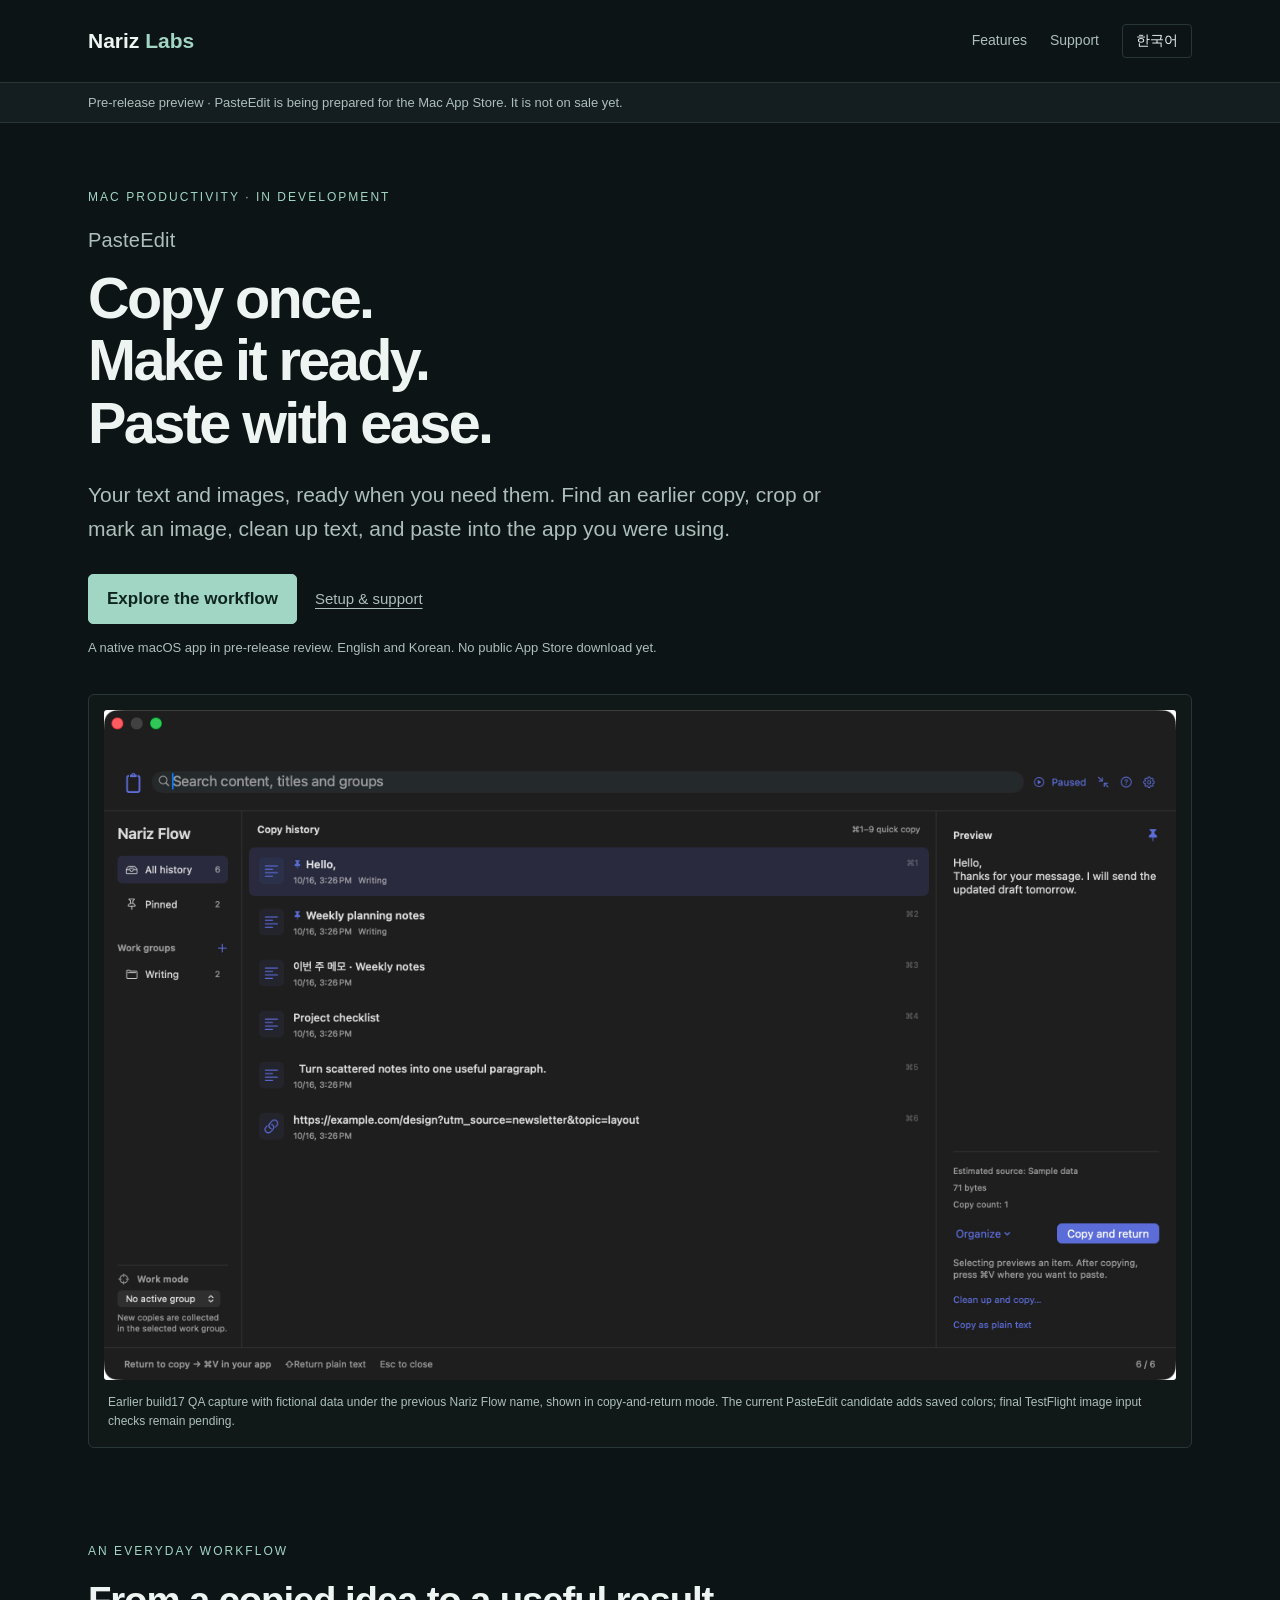
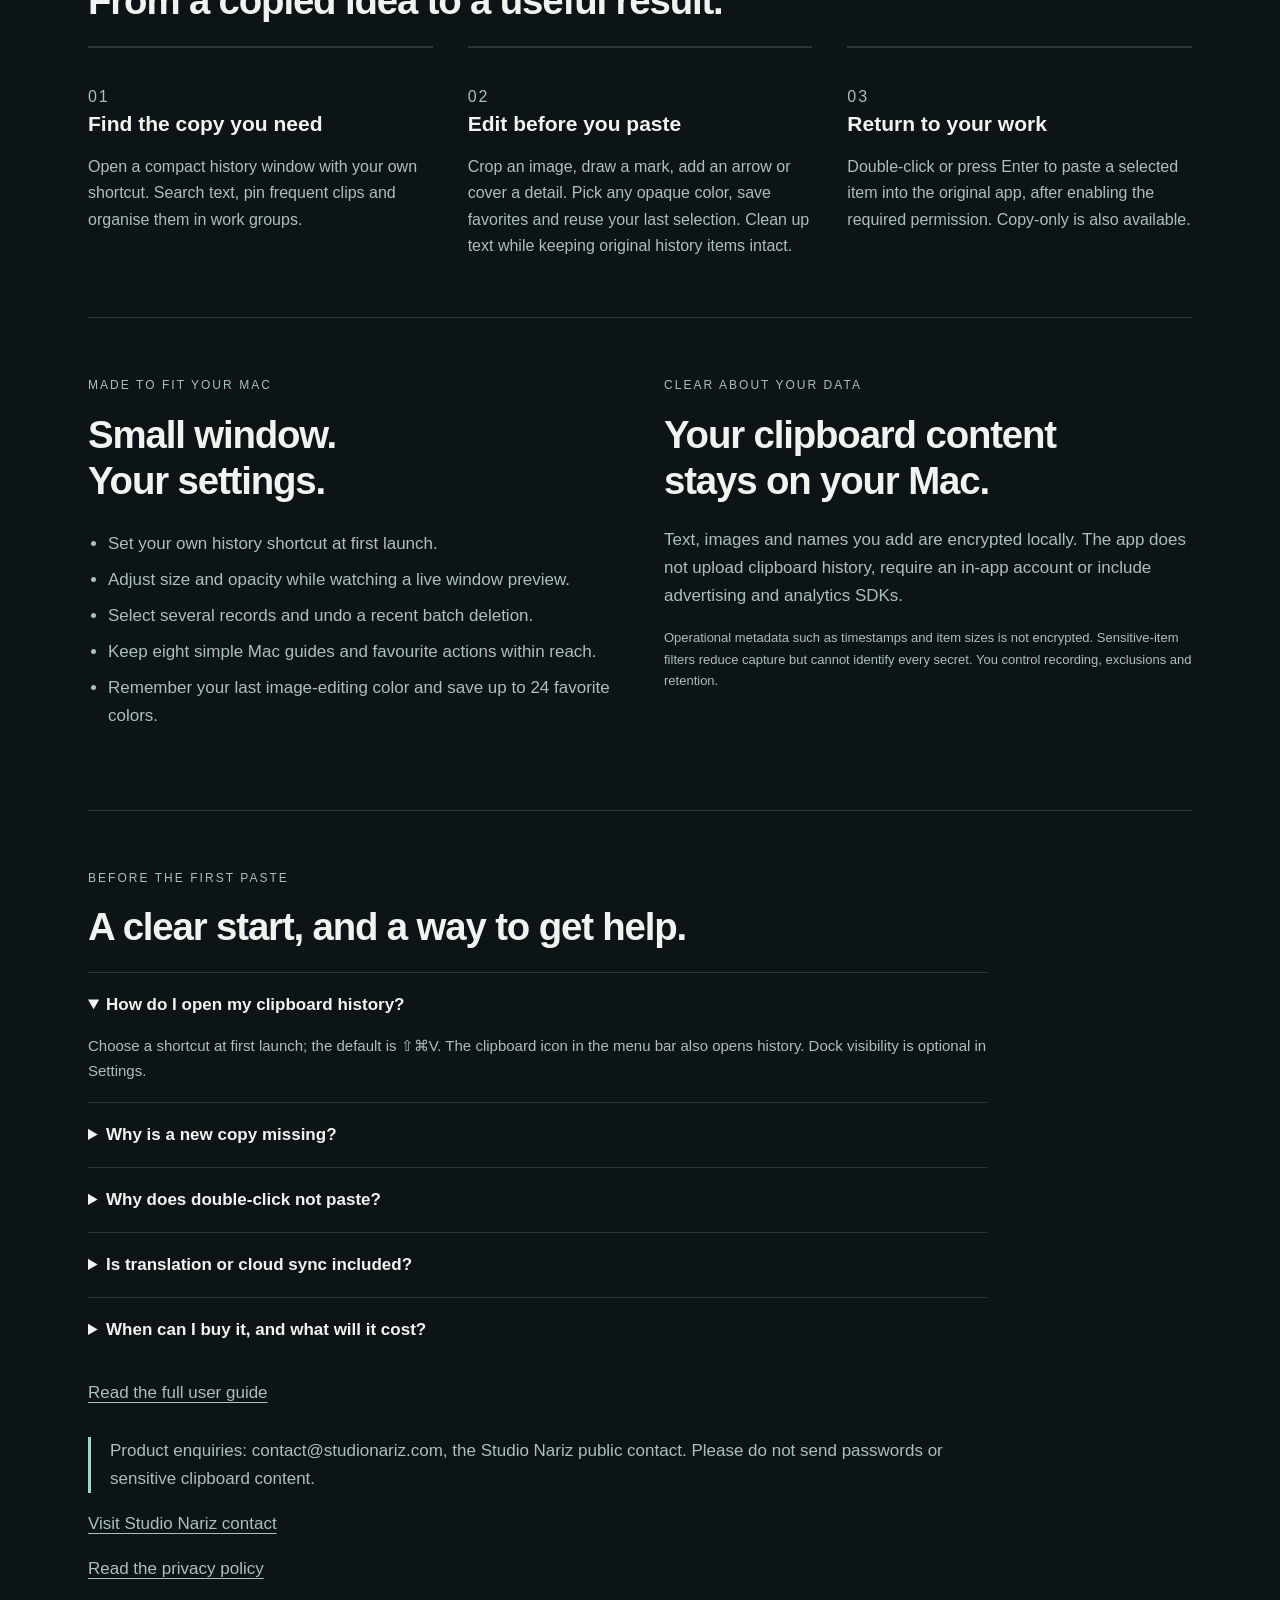
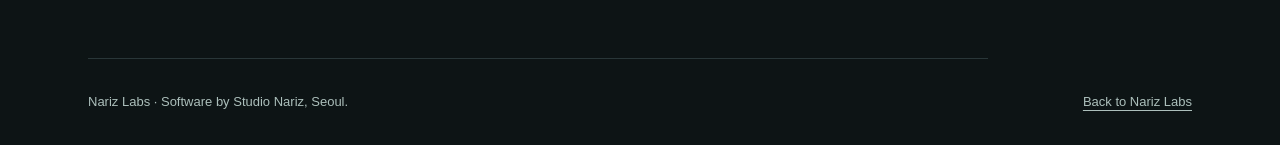
<file: nariz-flow.html>
<!doctype html><html lang="en"><head><meta charset="utf-8"><meta name="viewport" content="width=device-width,initial-scale=1"><meta name="robots" content="noindex,nofollow"><title>PasteEdit: Clipboard Manager | Nariz Labs</title><style>
:root{color-scheme:dark;--bg:#0d1415;--surface:#141e20;--line:#293638;--text:#eef4f2;--muted:#acbfbb;--accent:#a1d5c4;--max:1160px}*{box-sizing:border-box}html{scroll-behavior:smooth}body{margin:0;background:var(--bg);color:var(--text);font:17px/1.65 -apple-system,BlinkMacSystemFont,'Segoe UI',sans-serif}a{color:inherit;text-underline-offset:4px}a:focus-visible,button:focus-visible{outline:3px solid var(--accent);outline-offset:5px}header{border-bottom:1px solid var(--line)}.wrap{max-width:var(--max);margin:auto;padding:0 28px}.nav{display:flex;justify-content:space-between;align-items:center;min-height:82px;gap:20px}.brand{font-size:21px;font-weight:700;text-decoration:none}.brand span{color:var(--accent)}nav{display:flex;gap:23px;align-items:center}nav a{color:var(--muted);font-size:14px;text-decoration:none}.language{border:1px solid var(--line);color:var(--text);background:transparent;padding:7px 13px;border-radius:4px;font-size:14px;cursor:pointer}.draft{background:var(--surface);border-bottom:1px solid var(--line);font-size:13px;color:var(--muted);padding:9px 0}.hero{padding:65px 0 36px}.eyebrow{text-transform:uppercase;letter-spacing:.17em;color:var(--accent);font-size:12px;margin:0 0 16px}.product{color:var(--muted);font-size:20px;letter-spacing:.01em;margin:0 0 10px}h1{font-size:clamp(36px,4.5vw,66px);line-height:1.08;letter-spacing:-.045em;max-width:820px;margin:0 0 24px;font-weight:680}h2{font-size:clamp(27px,3vw,40px);letter-spacing:-.03em;line-height:1.2;margin:0 0 22px}h3{font-size:21px;line-height:1.3;margin:0 0 12px}.lead{max-width:760px;color:var(--muted);font-size:21px;margin:0 0 27px}.actions{display:flex;gap:18px;align-items:center;flex-wrap:wrap}.primary{background:var(--accent);color:#10241f;border:1px solid var(--accent);font-weight:650;text-decoration:none;padding:10px 18px;border-radius:5px}.secondary{font-size:15px;color:var(--muted)}.small{font-size:13px;color:var(--muted);max-width:850px}.product-shot{margin:35px 0 0;border:1px solid var(--line);padding:15px;background:#101818;border-radius:6px}.product-shot img{display:block;width:100%;height:auto;border-radius:3px}.product-shot figcaption{color:var(--muted);font-size:12px;padding:13px 4px 0}.section{padding:58px 0;border-bottom:1px solid var(--line)}.rows{display:grid;grid-template-columns:repeat(3,1fr);gap:35px}.step{border-top:2px solid var(--line);padding-top:20px}.step-number{font-size:12px;color:var(--accent);letter-spacing:.12em}.step p{color:var(--muted);font-size:16px;margin-bottom:0}.details{display:grid;grid-template-columns:1fr 1fr;gap:48px}.details p,.details li{color:var(--muted)}ul{padding-left:20px}li{padding:4px 0}.inline-note{border-left:3px solid var(--accent);padding-left:19px;margin:30px 0 0;color:var(--muted)}.support{max-width:900px}.support p{color:var(--muted)}details{border-top:1px solid var(--line);padding:18px 0}summary{cursor:pointer;font-size:17px;font-weight:600}details p{font-size:15px;margin-bottom:0}footer{padding:32px 0;color:var(--muted);font-size:13px}.footer-content{display:flex;justify-content:space-between;gap:25px;flex-wrap:wrap}strong{color:var(--text)}@media(max-width:700px){.wrap{padding:0 21px}.nav{min-height:76px}nav a{display:none}.hero{padding-top:40px}.lead{font-size:18px}.rows,.details{grid-template-columns:1fr;gap:29px}.section{padding:42px 0}.product-shot{padding:8px}.actions{gap:14px}}@media(prefers-reduced-motion:reduce){html{scroll-behavior:auto}}
</style></head><body><header><div class="wrap nav"><a class="brand" href="./">Nariz <span>Labs</span></a><nav><a href="#workflow" data-i="navFeatures">Features</a><a href="#support" data-i="navSupport">Support</a><button class="language" id="language" type="button" aria-label="한국어로 전환">한국어</button></nav></div></header><div class="draft"><div class="wrap" data-i="draft">Pre-release preview · PasteEdit is being prepared for the Mac App Store. It is not on sale yet.</div></div><main class="wrap"><section class="hero"><p class="eyebrow" data-i="eyebrow">Mac productivity · In development</p><p class="product">PasteEdit</p><h1 data-i="headline">Copy once.<br>Make it ready.<br>Paste with ease.</h1><p class="lead" data-i="lead">Your text and images, ready when you need them. Find an earlier copy, crop or mark an image, clean up text, and paste into the app you were using.</p><div class="actions"><a class="primary" href="#workflow" data-i="primary">Explore the workflow</a><a class="secondary" href="#support" data-i="secondary">Setup &amp; support</a></div><p class="small" data-i="status">A native macOS app in pre-release review. English and Korean. No public App Store download yet.</p><figure class="product-shot"><img src="nariz-flow-clipboard-development.jpg" alt="Development clipboard history showing fictional text samples, search, groups and a preview" width="1440" height="900"><figcaption data-i="caption">Earlier build17 QA capture with fictional data under the previous Nariz Flow name, shown in copy-and-return mode. The current PasteEdit candidate adds saved colors; final TestFlight image input checks remain pending.</figcaption></figure></section>
<section class="section" id="workflow"><p class="eyebrow" data-i="workflowLabel">An everyday workflow</p><h2 data-i="workflowTitle">From a copied idea to a useful result.</h2><div class="rows"><article class="step"><p class="step-number">01</p><h3 data-i="step1Title">Find the copy you need</h3><p data-i="step1Body">Open a compact history window with your own shortcut. Search text, pin frequent clips and organise them in work groups.</p></article><article class="step"><p class="step-number">02</p><h3 data-i="step2Title">Edit before you paste</h3><p data-i="step2Body">Crop an image, draw a mark, add an arrow or cover a detail. Pick any opaque color, save favorites and reuse your last selection. Clean up text while keeping original history items intact.</p></article><article class="step"><p class="step-number">03</p><h3 data-i="step3Title">Return to your work</h3><p data-i="step3Body">Double-click or press Enter to paste a selected item into the original app, after enabling the required permission. Copy-only is also available.</p></article></div></section>
<section class="section details"><div><p class="eyebrow" data-i="controlLabel">Made to fit your Mac</p><h2 data-i="controlTitle">Small window.<br>Your settings.</h2><ul><li data-i="control1">Set your own history shortcut at first launch.</li><li data-i="control2">Adjust size and opacity while watching a live window preview.</li><li data-i="control3">Select several records and undo a recent batch deletion.</li><li data-i="control4">Keep eight simple Mac guides and favourite actions within reach.</li><li data-i="control5">Remember your last image-editing color and save up to 24 favorite colors.</li></ul></div><div><p class="eyebrow" data-i="privacyLabel">Clear about your data</p><h2 data-i="privacyTitle">Your clipboard content<br>stays on your Mac.</h2><p data-i="privacyBody">Text, images and names you add are encrypted locally. The app does not upload clipboard history, require an in-app account or include advertising and analytics SDKs.</p><p class="small" data-i="privacyLimit">Operational metadata such as timestamps and item sizes is not encrypted. Sensitive-item filters reduce capture but cannot identify every secret. You control recording, exclusions and retention.</p></div></section>
<section class="section support" id="support"><p class="eyebrow" data-i="supportLabel">Before the first paste</p><h2 data-i="supportTitle">A clear start, and a way to get help.</h2><details open><summary data-i="faq1Q">How do I open my clipboard history?</summary><p data-i="faq1A">Choose a shortcut at first launch; the default is ⇧⌘V. The clipboard icon in the menu bar also opens history. Dock visibility is optional in Settings.</p></details><details><summary data-i="faq2Q">Why is a new copy missing?</summary><p data-i="faq2A">Check that recording is on, clear the search and select All history. Check work groups and exclusions, then copy again. Copies made before recording starts or resumes are not imported retroactively.</p></details><details><summary data-i="faq3Q">Why does double-click not paste?</summary><p data-i="faq3A">Put the cursor in the destination field before opening history. Check Setup & permissions and allow the exact installed app in macOS Accessibility settings. Recording permission and direct-paste permission are separate.</p></details><details><summary data-i="faq4Q">Is translation or cloud sync included?</summary><p data-i="faq4A">Automatic translation, OCR and cloud sync are not included in this version. Mac Assistant offers eight built-in guides; it is not a general-purpose question-answering service.</p></details><details><summary data-i="faq5Q">When can I buy it, and what will it cost?</summary><p data-i="faq5A">Planned one-time purchase: US$9.99. It is not on sale yet. Local prices will be shown in the App Store when available. This version is a one-time purchase with no subscription.</p></details><p><a id="guide-link" href="pasteedit/help-en.html" data-i="guideLink">Read the full user guide</a></p><p class="inline-note" data-i="supportContact">Product enquiries: contact@studionariz.com, the Studio Nariz public contact. Please do not send passwords or sensitive clipboard content.</p><p><a href="https://labs.studionariz.com/#contact" data-i="contactLink">Visit Studio Nariz contact</a></p><p><a id="privacy-link" href="pasteedit/privacy-en.html" data-i="privacyLink">Read the privacy policy</a></p></section></main><footer><div class="wrap footer-content"><span data-i="footer">Nariz Labs · Software by Studio Nariz, Seoul.</span><a href="./" data-i="back">Back to Nariz Labs</a></div></footer>
<script>
const ko={guideLink:"자세한 사용 가이드 읽기",navFeatures:'기능',navSupport:'지원',draft:'출시 전 미리보기 · PasteEdit는 Mac App Store 출시를 준비하고 있습니다. 아직 판매 중이 아닙니다.',eyebrow:'Mac 생산성 · 개발 및 출시 검수 중',headline:'복사한 내용을.<br>바로 다듬고.<br>간편하게 붙여넣기.',lead:'텍스트와 이미지를 필요한 순간에 꺼내 쓰세요. 이전 복사를 찾고, 이미지를 자르거나 표시하고, 텍스트를 정리해 원래 작업하던 앱에 붙여넣습니다.',primary:'사용 흐름 살펴보기',secondary:'설치와 지원',status:'출시 전 검수 중인 macOS 앱입니다. 한국어·영어를 지원하며 아직 App Store 공개 다운로드는 없습니다.',caption:'이전 가칭 Nariz Flow를 사용한 17판 QA의 실제 합성 기록 화면이며 복사 후 돌아가기 모드입니다. 현재 PasteEdit 후보에는 색상 저장이 추가됐고 최종 TestFlight 이미지 입력 검증은 남아 있습니다.',workflowLabel:'매일 반복하는 작업',workflowTitle:'복사한 내용을 바로 쓰기 좋은 결과로.',step1Title:'필요한 복사를 찾고',step1Body:'원하는 단축키로 작은 기록창을 여세요. 텍스트를 검색하고 반복해서 쓰는 항목을 고정하며 작업 그룹으로 정리합니다.',step2Title:'붙이기 전에 다듬고',step2Body:'이미지를 자르고 펜이나 화살표로 표시하거나 일부를 가리세요. 색을 자유롭게 고르고 즐겨찾기에 저장해 다시 씁니다. 텍스트 공백과 줄도 정리하며 원본은 보존합니다.',step3Title:'작업하던 곳에 붙여넣기',step3Body:'필요한 권한을 허용한 뒤 선택 항목을 더블클릭하거나 Enter로 원래 앱에 입력합니다. 복사만 하는 옵션도 제공합니다.',controlLabel:'내 Mac에 맞춰 사용',controlTitle:'작은 호출창.<br>내가 정하는 설정.',control1:'첫 실행부터 기록 호출 단축키를 직접 정합니다.',control2:'실시간 미리보기를 보면서 크기와 불투명도를 조절합니다.',control3:'기록 여러 개를 선택하고 최근 일괄 삭제를 되돌립니다.',control4:'8개 Mac 기본 안내와 즐겨찾는 동작을 간편하게 꺼냅니다.',control5:'마지막 편집 색을 기억하고 즐겨찾는 색을 최대 24개 저장합니다.',privacyLabel:'데이터 처리도 명확하게',privacyTitle:'복사한 내용은<br>이 Mac에 보관합니다.',privacyBody:'텍스트·이미지와 직접 작성한 이름을 이 Mac에서 암호화합니다. 클립보드 기록을 서버로 올리지 않으며 앱 내 계정·광고·분석 SDK를 사용하지 않습니다.',privacyLimit:'시각·용량 등 운영 메타데이터는 암호화하지 않습니다. 민감 항목 필터가 모든 비밀을 식별하지는 못합니다. 기록 수집·제외·보존 정책은 직접 조절합니다.',supportLabel:'첫 붙여넣기부터',supportTitle:'시작 방법은 분명하게, 도움받는 경로는 쉽게.',faq1Q:'복사 기록은 어디서 여나요?',faq1A:'첫 실행에서 단축키를 정하세요. 기본값은 ⇧⌘V입니다. 상단 메뉴 막대의 클립보드 아이콘으로도 열립니다. Dock 표시는 설정에서 선택합니다.',faq2Q:'방금 복사한 내용이 보이지 않아요.',faq2A:'기록 중인지 확인하고 검색어를 비운 뒤 전체 기록을 선택하세요. 작업 그룹과 제외 설정도 확인하고 새로 복사하세요. 기록 시작·재개 이전 복사는 소급 저장하지 않습니다.',faq3Q:'더블클릭해도 붙여넣어지지 않아요.',faq3A:'입력할 곳에 커서를 두고 기록창을 호출하세요. 설치·권한 점검에서 정확한 설치 파일의 macOS 손쉬운 사용 권한을 확인하세요. 기록 수집과 바로 붙여넣기 권한은 서로 다릅니다.',faq4Q:'번역이나 클라우드 동기화도 있나요?',faq4A:'이번 버전에는 자동 번역·OCR·클라우드 동기화가 없습니다. Mac 도우미는 8개 내장 안내를 제공하며 모든 질문에 답하는 범용 서비스는 아닙니다.',faq5Q:'언제 구매할 수 있고 가격은 얼마인가요?',faq5A:'1회 구매 US$9.99로 준비합니다. 아직 판매 중이 아닙니다. 현지 가격은 판매가 시작되면 App Store에 표시됩니다. 이번 버전은 구독 없이 1회 구매 방식입니다.',supportContact:'제품 문의: Studio Nariz의 공개 연락처 contact@studionariz.com을 이용하세요. 암호나 민감한 클립보드 내용은 보내지 마세요.',contactLink:'Studio Nariz 문의 페이지 보기',privacyLink:'개인정보 처리방침 읽기',footer:'Nariz Labs · 서울 Studio Nariz의 소프트웨어 프로젝트.',back:'Nariz Labs로 돌아가기'};
const english={};document.querySelectorAll('[data-i]').forEach(e=>english[e.dataset.i]=e.innerHTML);let korean=false;document.querySelector('#language').addEventListener('click',()=>{korean=!korean;document.documentElement.lang=korean?'ko':'en';document.querySelectorAll('[data-i]').forEach(e=>e.innerHTML=(korean?ko:english)[e.dataset.i]);document.querySelector('#language').textContent=korean?'English':'한국어';document.querySelector('figure img').alt=korean?'합성 샘플 기록으로 검색·그룹·미리보기를 보여주는 영문 개발판 화면':'Development clipboard history showing fictional text samples, search, groups and a preview';const guideLink=document.querySelector('#guide-link');if(guideLink)guideLink.href=korean?'pasteedit/help-ko.html':'pasteedit/help-en.html';const policyLink=document.querySelector('#privacy-link');if(policyLink)policyLink.href=korean?'pasteedit/privacy-ko.html':'pasteedit/privacy-en.html';document.querySelector('#language').setAttribute('aria-label',korean?'Switch to English':'한국어로 전환');});
</script></body></html>
</file>
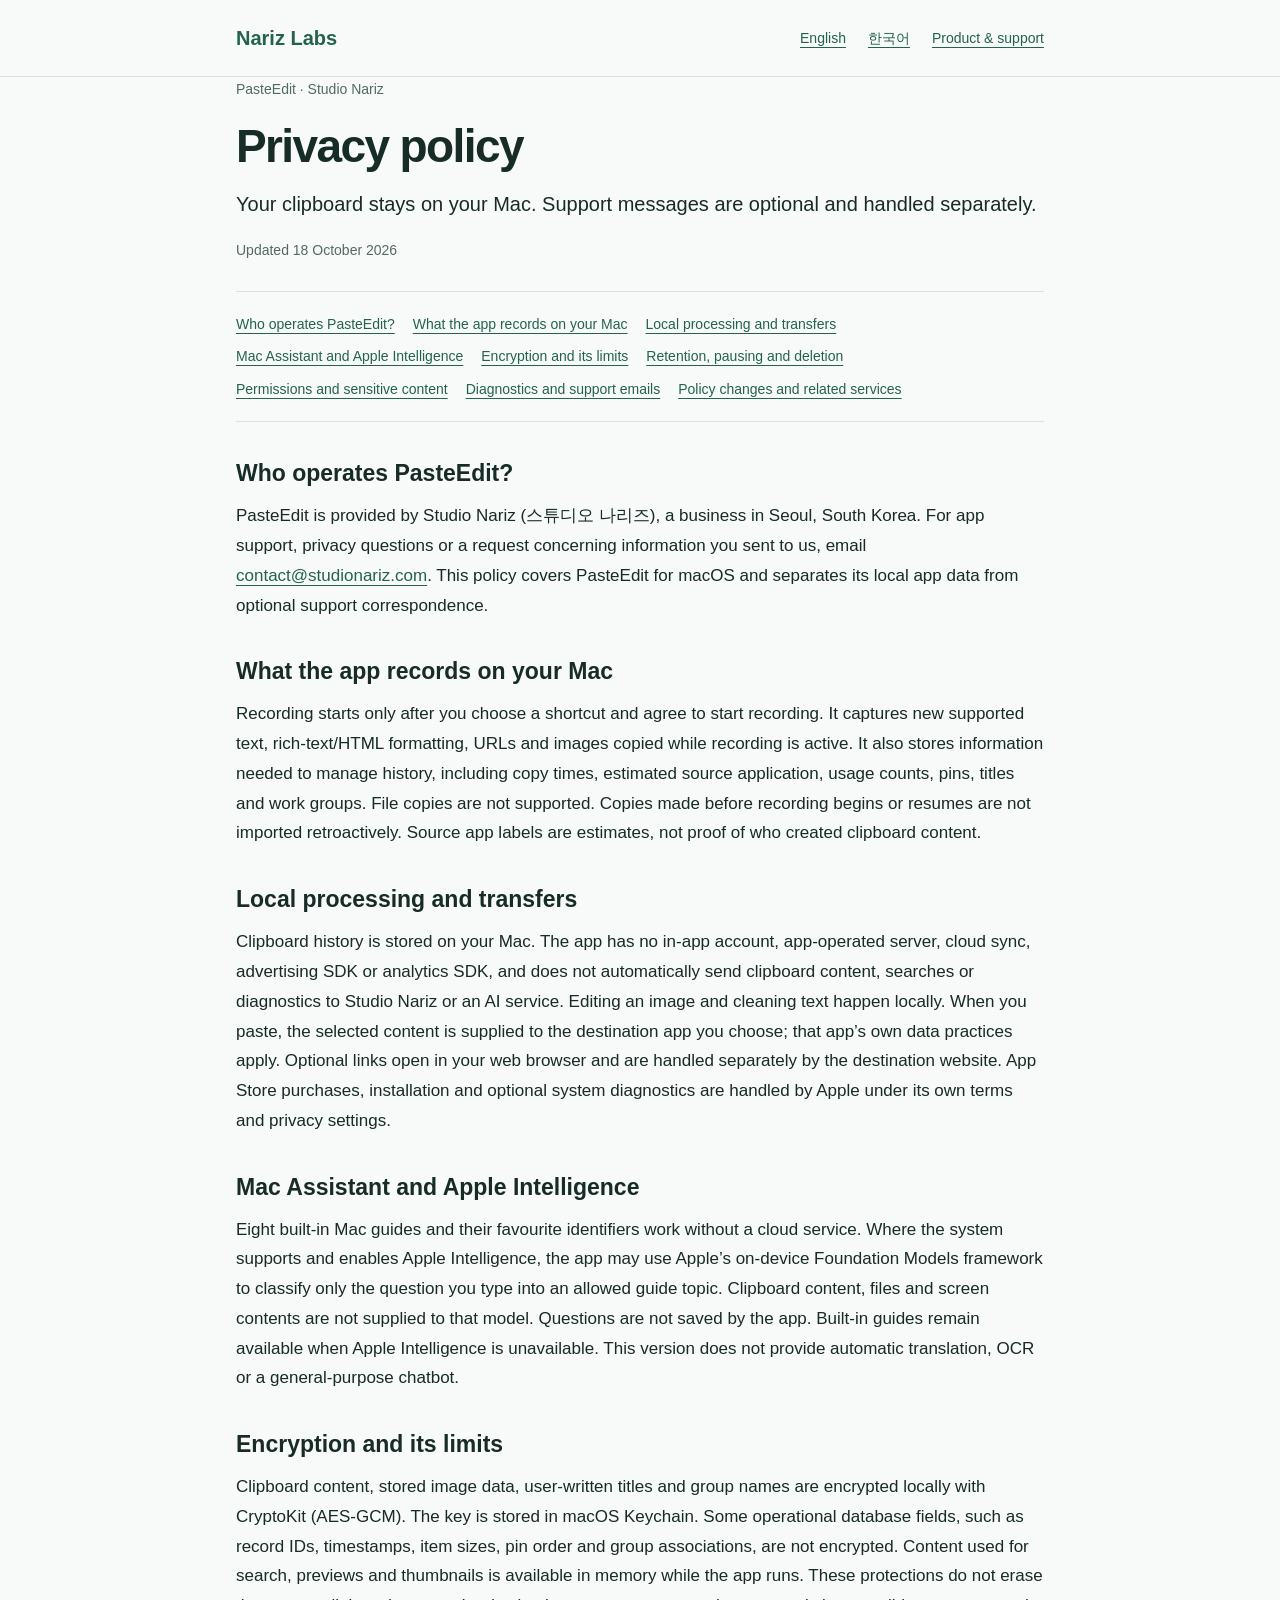
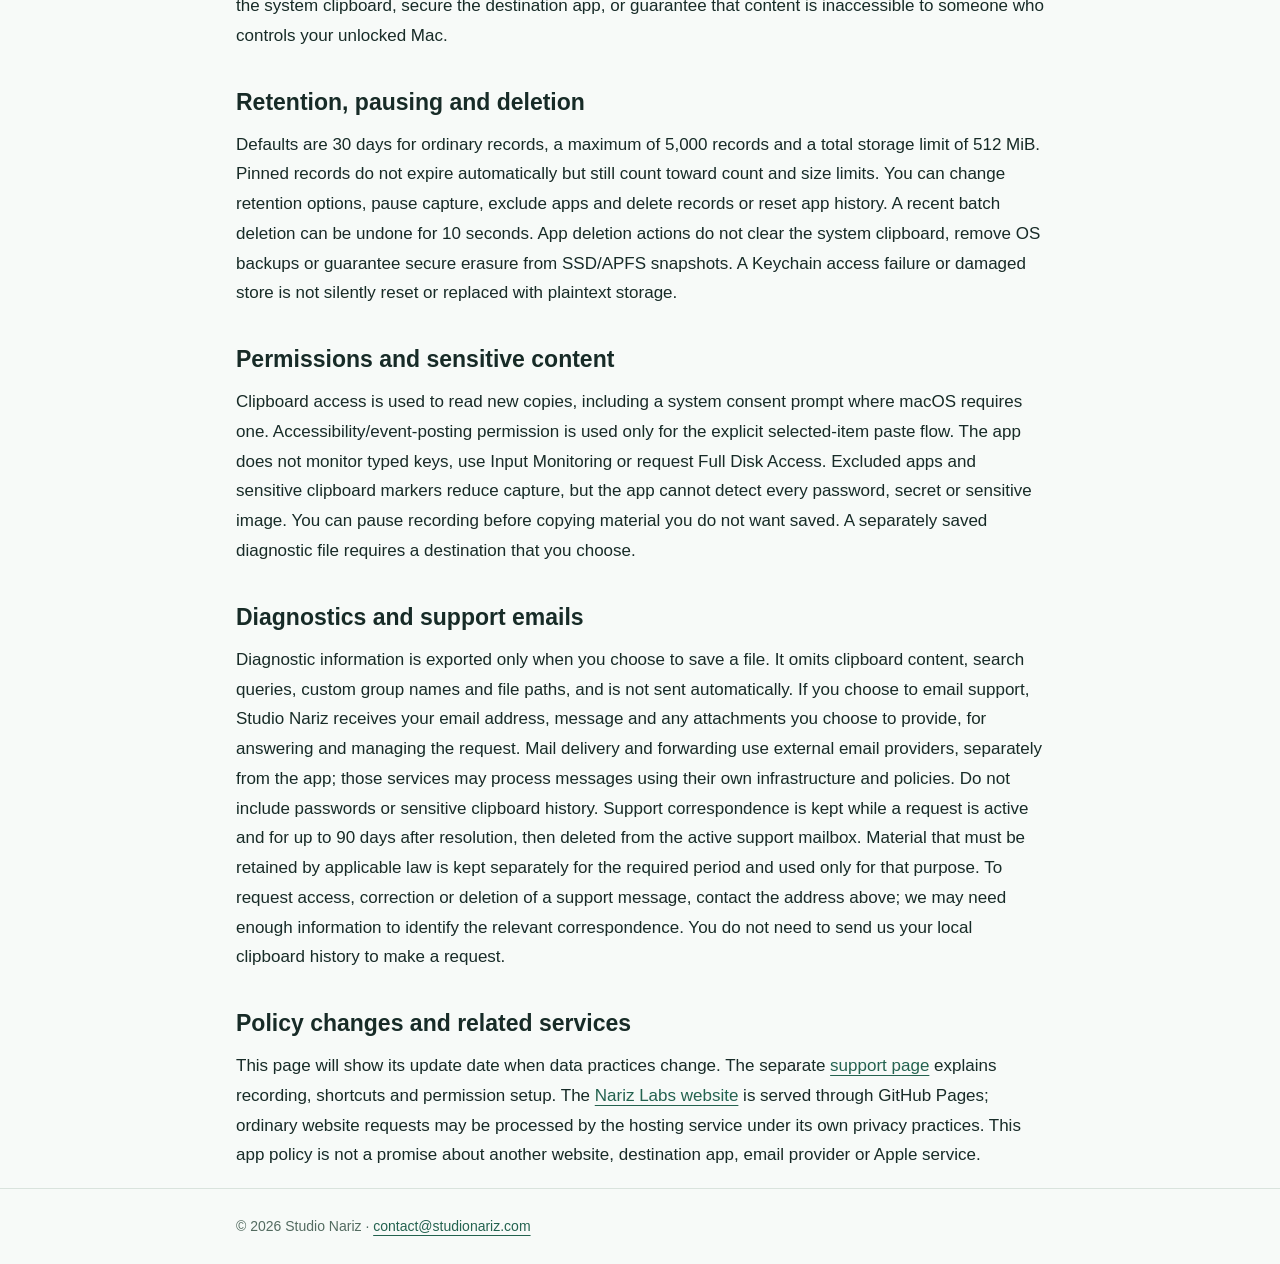
<file: nariz-flow/privacy-en.html>
<!doctype html><html lang="en"><head><meta charset="utf-8"><meta name="viewport" content="width=device-width,initial-scale=1"><title>PasteEdit · Privacy policy</title><meta name="description" content="Your clipboard stays on your Mac. Support messages are optional and handled separately."><meta name="robots" content="noindex,nofollow"><style>*{box-sizing:border-box}html{color-scheme:light dark}body{margin:0;background:#f7faf8;color:#172b27;font:17px/1.75 -apple-system,BlinkMacSystemFont,"Segoe UI",sans-serif}header{border-bottom:1px solid #d9e3dd}.wrap{max-width:860px;margin:auto;padding:0 26px}nav{display:flex;gap:22px;align-items:center;flex-wrap:wrap;min-height:76px;font-size:14px}nav a:first-child{font-size:20px;font-weight:700;margin-right:auto;text-decoration:none}a{color:#23624f;text-underline-offset:4px;overflow-wrap:anywhere}a:focus-visible{outline:3px solid #529b7c;outline-offset:5px}main{padding:40px 0 56px}h1{font-size:clamp(32px,5vw,46px);line-height:1.15;letter-spacing:-.035em;margin:0 0 16px}h2{font-size:23px;line-height:1.35;margin:36px 0 12px}p{margin:0 0 18px}.meta{font-size:14px;color:#536b60}.notice{padding:16px 19px;border-left:3px solid #508b70;background:#e8f0eb;font-size:15px}.summary{font-size:20px;line-height:1.6}.toc{display:flex;flex-wrap:wrap;gap:8px 18px;border-block:1px solid #d9e3dd;padding:20px 0;margin:28px 0;font-size:14px}li{padding:4px 0}footer{border-top:1px solid #d9e3dd;font-size:14px;color:#536b60;padding:25px 0}section{scroll-margin-top:20px}@media(prefers-color-scheme:dark){body{background:#0d1415;color:#edf2ee}header,footer,.toc{border-color:#2a3933}a{color:#a1d5c4}.meta,footer{color:#b1c1b8}.notice{background:#182a23}}@media(max-width:480px){.wrap{padding:0 20px}nav{gap:12px;min-height:82px}nav a:first-child{flex-basis:100%;margin-top:14px}nav a:not(:first-child){margin-bottom:12px}main{padding-top:30px}}</style></head><body><header><div class="wrap"><nav aria-label="Page navigation"><a href="../">Nariz Labs</a><a href="privacy-en.html" lang="en">English</a><a href="privacy-ko.html" lang="ko">한국어</a><a href="../pasteedit.html#support">Product & support</a></nav></div></header><main class="wrap"><p class="meta">PasteEdit · Studio Nariz</p><h1>Privacy policy</h1><p class="summary">Your clipboard stays on your Mac. Support messages are optional and handled separately.</p><p class="meta">Updated 18 October 2026</p><div class="toc"><a href="#operator">Who operates PasteEdit?</a><a href="#recording">What the app records on your Mac</a><a href="#local">Local processing and transfers</a><a href="#assistant">Mac Assistant and Apple Intelligence</a><a href="#security">Encryption and its limits</a><a href="#retention">Retention, pausing and deletion</a><a href="#permissions">Permissions and sensitive content</a><a href="#support">Diagnostics and support emails</a><a href="#changes">Policy changes and related services</a></div><section id="operator"><h2>Who operates PasteEdit?</h2><p>PasteEdit is provided by Studio Nariz (스튜디오 나리즈), a business in Seoul, South Korea. For app support, privacy questions or a request concerning information you sent to us, email <a href="mailto:contact@studionariz.com">contact@studionariz.com</a>. This policy covers PasteEdit for macOS and separates its local app data from optional support correspondence.</p></section><section id="recording"><h2>What the app records on your Mac</h2><p>Recording starts only after you choose a shortcut and agree to start recording. It captures new supported text, rich-text/HTML formatting, URLs and images copied while recording is active. It also stores information needed to manage history, including copy times, estimated source application, usage counts, pins, titles and work groups. File copies are not supported. Copies made before recording begins or resumes are not imported retroactively. Source app labels are estimates, not proof of who created clipboard content.</p></section><section id="local"><h2>Local processing and transfers</h2><p>Clipboard history is stored on your Mac. The app has no in-app account, app-operated server, cloud sync, advertising SDK or analytics SDK, and does not automatically send clipboard content, searches or diagnostics to Studio Nariz or an AI service. Editing an image and cleaning text happen locally. When you paste, the selected content is supplied to the destination app you choose; that app’s own data practices apply. Optional links open in your web browser and are handled separately by the destination website. App Store purchases, installation and optional system diagnostics are handled by Apple under its own terms and privacy settings.</p></section><section id="assistant"><h2>Mac Assistant and Apple Intelligence</h2><p>Eight built-in Mac guides and their favourite identifiers work without a cloud service. Where the system supports and enables Apple Intelligence, the app may use Apple’s on-device Foundation Models framework to classify only the question you type into an allowed guide topic. Clipboard content, files and screen contents are not supplied to that model. Questions are not saved by the app. Built-in guides remain available when Apple Intelligence is unavailable. This version does not provide automatic translation, OCR or a general-purpose chatbot.</p></section><section id="security"><h2>Encryption and its limits</h2><p>Clipboard content, stored image data, user-written titles and group names are encrypted locally with CryptoKit (AES-GCM). The key is stored in macOS Keychain. Some operational database fields, such as record IDs, timestamps, item sizes, pin order and group associations, are not encrypted. Content used for search, previews and thumbnails is available in memory while the app runs. These protections do not erase the system clipboard, secure the destination app, or guarantee that content is inaccessible to someone who controls your unlocked Mac.</p></section><section id="retention"><h2>Retention, pausing and deletion</h2><p>Defaults are 30 days for ordinary records, a maximum of 5,000 records and a total storage limit of 512 MiB. Pinned records do not expire automatically but still count toward count and size limits. You can change retention options, pause capture, exclude apps and delete records or reset app history. A recent batch deletion can be undone for 10 seconds. App deletion actions do not clear the system clipboard, remove OS backups or guarantee secure erasure from SSD/APFS snapshots. A Keychain access failure or damaged store is not silently reset or replaced with plaintext storage.</p></section><section id="permissions"><h2>Permissions and sensitive content</h2><p>Clipboard access is used to read new copies, including a system consent prompt where macOS requires one. Accessibility/event-posting permission is used only for the explicit selected-item paste flow. The app does not monitor typed keys, use Input Monitoring or request Full Disk Access. Excluded apps and sensitive clipboard markers reduce capture, but the app cannot detect every password, secret or sensitive image. You can pause recording before copying material you do not want saved. A separately saved diagnostic file requires a destination that you choose.</p></section><section id="support"><h2>Diagnostics and support emails</h2><p>Diagnostic information is exported only when you choose to save a file. It omits clipboard content, search queries, custom group names and file paths, and is not sent automatically. If you choose to email support, Studio Nariz receives your email address, message and any attachments you choose to provide, for answering and managing the request. Mail delivery and forwarding use external email providers, separately from the app; those services may process messages using their own infrastructure and policies. Do not include passwords or sensitive clipboard history. Support correspondence is kept while a request is active and for up to 90 days after resolution, then deleted from the active support mailbox. Material that must be retained by applicable law is kept separately for the required period and used only for that purpose. To request access, correction or deletion of a support message, contact the address above; we may need enough information to identify the relevant correspondence. You do not need to send us your local clipboard history to make a request.</p></section><section id="changes"><h2>Policy changes and related services</h2><p>This page will show its update date when data practices change. The separate <a href="../pasteedit.html#support">support page</a> explains recording, shortcuts and permission setup. The <a href="https://labs.studionariz.com/">Nariz Labs website</a> is served through GitHub Pages; ordinary website requests may be processed by the hosting service under its own privacy practices. This app policy is not a promise about another website, destination app, email provider or Apple service.</p></section></main><footer><div class="wrap">© 2026 Studio Nariz · <a href="mailto:contact@studionariz.com">contact@studionariz.com</a></div></footer></body></html>
</file>
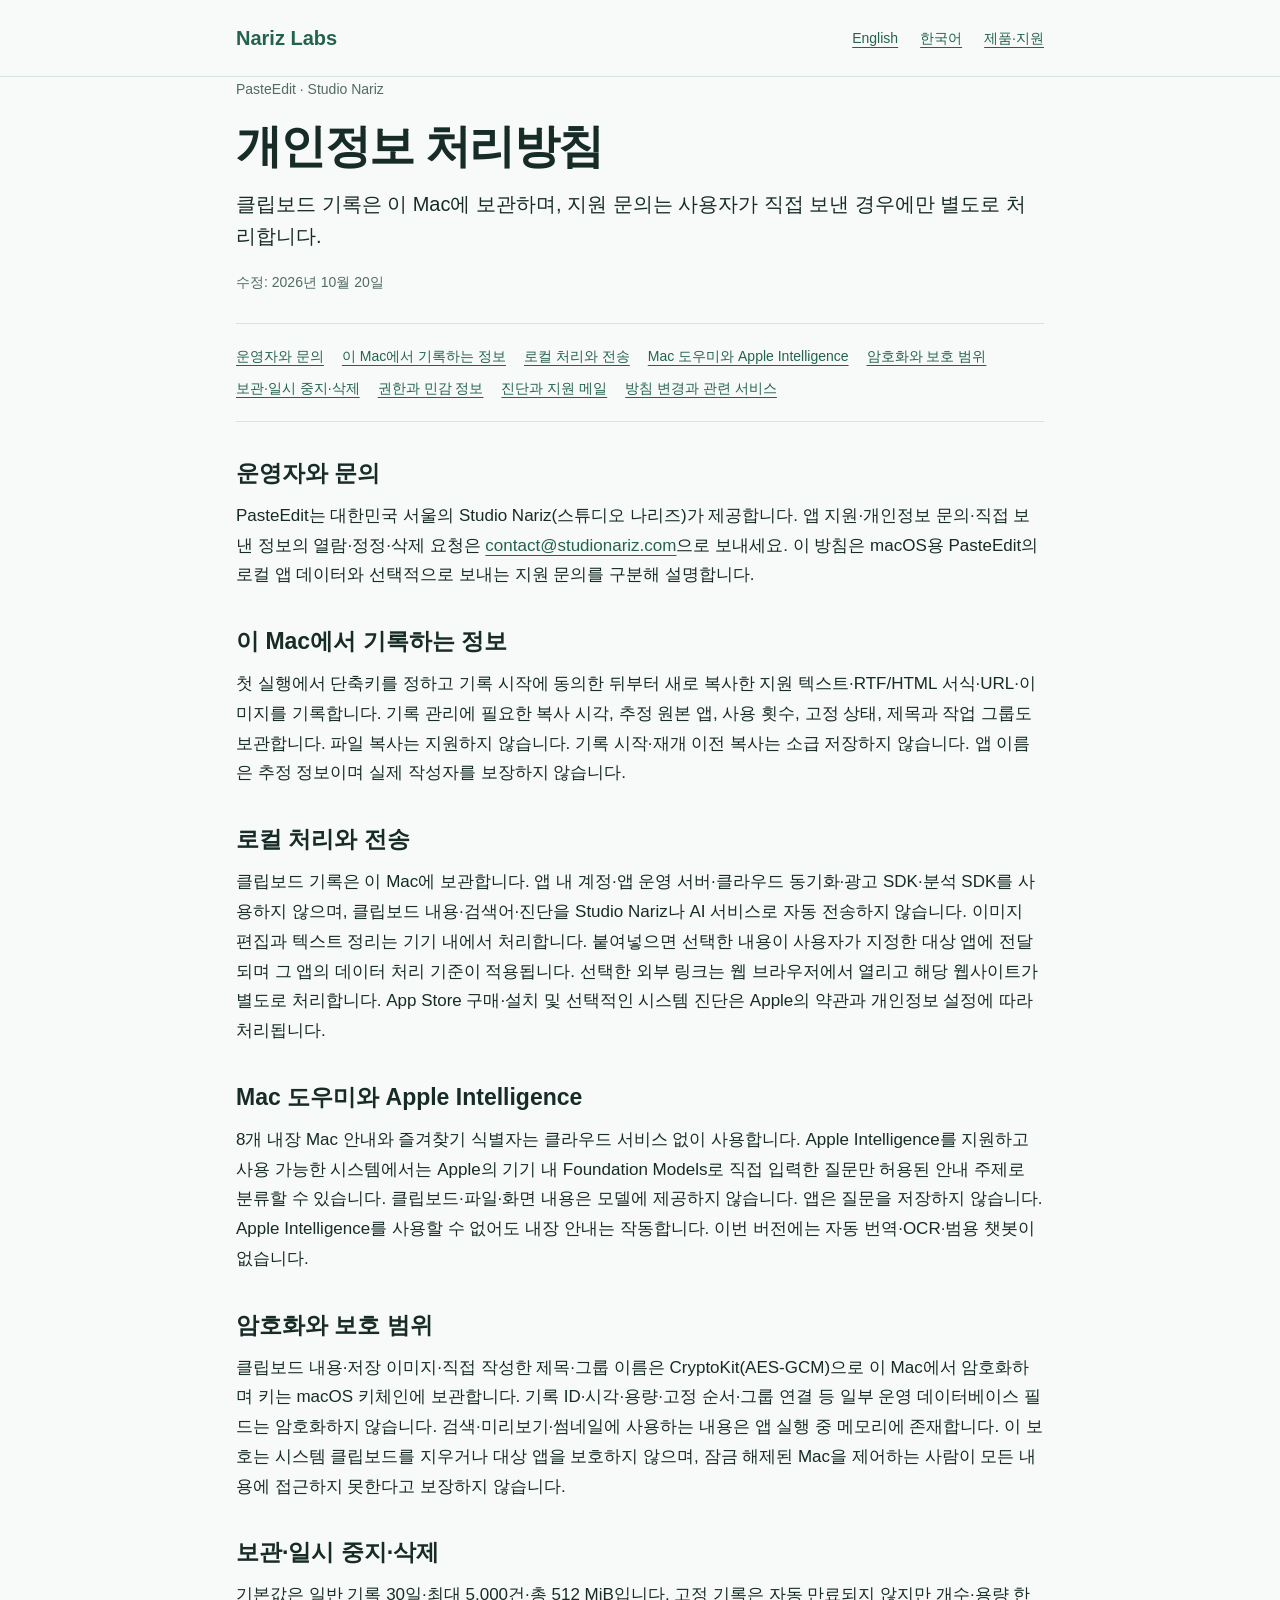
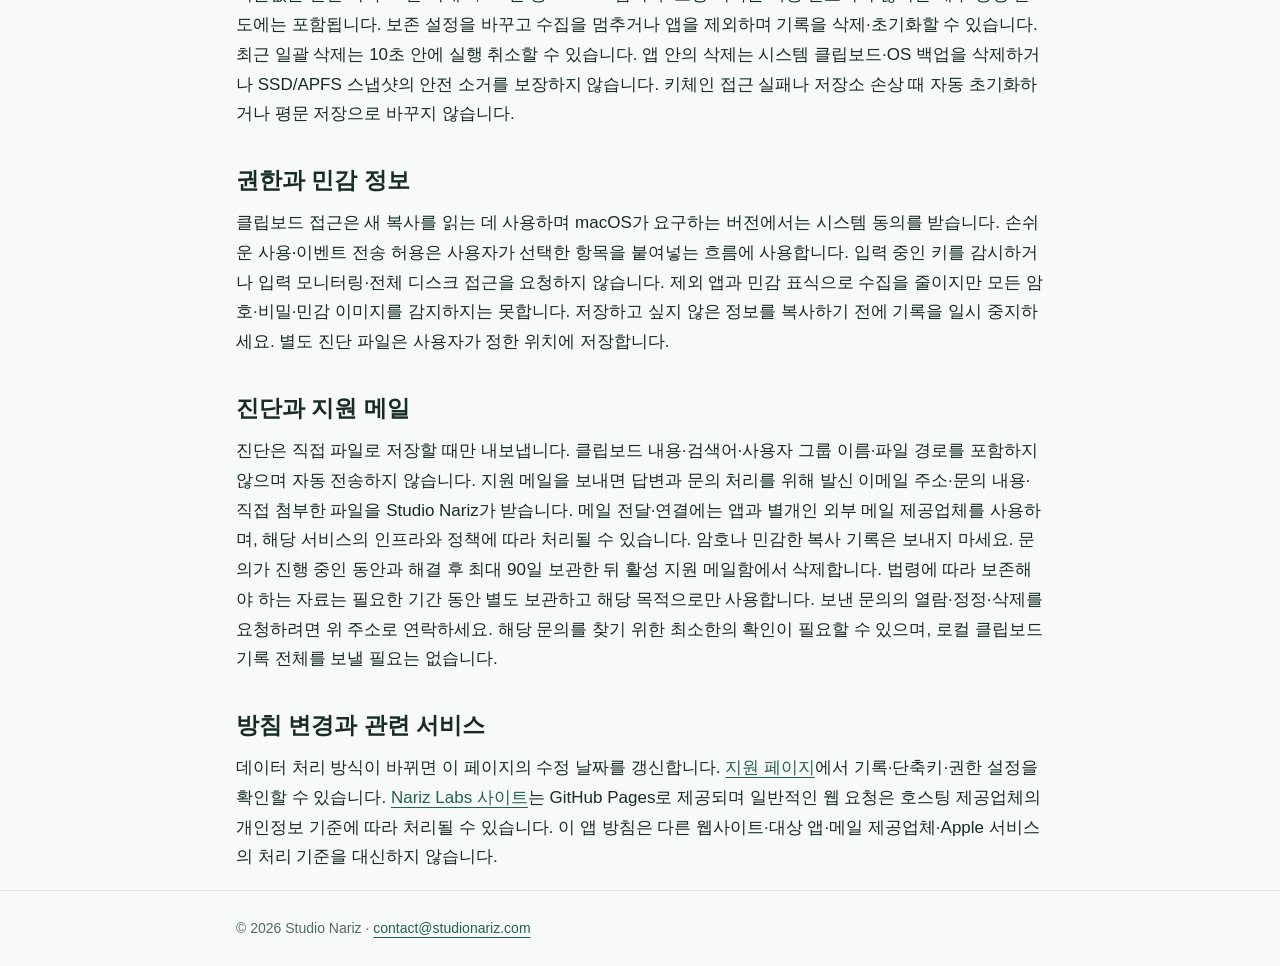
<file: nariz-flow/privacy-ko.html>
<!doctype html><html lang="ko"><head><meta charset="utf-8"><meta name="viewport" content="width=device-width,initial-scale=1"><title>PasteEdit · 개인정보 처리방침</title><meta name="description" content="클립보드 기록은 이 Mac에 보관하며, 지원 문의는 사용자가 직접 보낸 경우에만 별도로 처리합니다."><meta name="robots" content="noindex,nofollow"><style>*{box-sizing:border-box}html{color-scheme:light dark}body{margin:0;background:#f7faf8;color:#172b27;font:17px/1.75 -apple-system,BlinkMacSystemFont,"Segoe UI",sans-serif}header{border-bottom:1px solid #d9e3dd}.wrap{max-width:860px;margin:auto;padding:0 26px}nav{display:flex;gap:22px;align-items:center;flex-wrap:wrap;min-height:76px;font-size:14px}nav a:first-child{font-size:20px;font-weight:700;margin-right:auto;text-decoration:none}a{color:#23624f;text-underline-offset:4px;overflow-wrap:anywhere}a:focus-visible{outline:3px solid #529b7c;outline-offset:5px}main{padding:40px 0 56px}h1{font-size:clamp(32px,5vw,46px);line-height:1.15;letter-spacing:-.035em;margin:0 0 16px}h2{font-size:23px;line-height:1.35;margin:36px 0 12px}p{margin:0 0 18px}.meta{font-size:14px;color:#536b60}.notice{padding:16px 19px;border-left:3px solid #508b70;background:#e8f0eb;font-size:15px}.summary{font-size:20px;line-height:1.6}.toc{display:flex;flex-wrap:wrap;gap:8px 18px;border-block:1px solid #d9e3dd;padding:20px 0;margin:28px 0;font-size:14px}li{padding:4px 0}footer{border-top:1px solid #d9e3dd;font-size:14px;color:#536b60;padding:25px 0}section{scroll-margin-top:20px}@media(prefers-color-scheme:dark){body{background:#0d1415;color:#edf2ee}header,footer,.toc{border-color:#2a3933}a{color:#a1d5c4}.meta,footer{color:#b1c1b8}.notice{background:#182a23}}@media(max-width:480px){.wrap{padding:0 20px}nav{gap:12px;min-height:82px}nav a:first-child{flex-basis:100%;margin-top:14px}nav a:not(:first-child){margin-bottom:12px}main{padding-top:30px}}</style></head><body><header><div class="wrap"><nav aria-label="페이지 이동"><a href="../">Nariz Labs</a><a href="privacy-en.html" lang="en">English</a><a href="privacy-ko.html" lang="ko">한국어</a><a href="../pasteedit.html#support">제품·지원</a></nav></div></header><main class="wrap"><p class="meta">PasteEdit · Studio Nariz</p><h1>개인정보 처리방침</h1><p class="summary">클립보드 기록은 이 Mac에 보관하며, 지원 문의는 사용자가 직접 보낸 경우에만 별도로 처리합니다.</p><p class="meta">수정: 2026년 10월 20일</p><div class="toc"><a href="#operator">운영자와 문의</a><a href="#recording">이 Mac에서 기록하는 정보</a><a href="#local">로컬 처리와 전송</a><a href="#assistant">Mac 도우미와 Apple Intelligence</a><a href="#security">암호화와 보호 범위</a><a href="#retention">보관·일시 중지·삭제</a><a href="#permissions">권한과 민감 정보</a><a href="#support">진단과 지원 메일</a><a href="#changes">방침 변경과 관련 서비스</a></div><section id="operator"><h2>운영자와 문의</h2><p>PasteEdit는 대한민국 서울의 Studio Nariz(스튜디오 나리즈)가 제공합니다. 앱 지원·개인정보 문의·직접 보낸 정보의 열람·정정·삭제 요청은 <a href="mailto:contact@studionariz.com">contact@studionariz.com</a>으로 보내세요. 이 방침은 macOS용 PasteEdit의 로컬 앱 데이터와 선택적으로 보내는 지원 문의를 구분해 설명합니다.</p></section><section id="recording"><h2>이 Mac에서 기록하는 정보</h2><p>첫 실행에서 단축키를 정하고 기록 시작에 동의한 뒤부터 새로 복사한 지원 텍스트·RTF/HTML 서식·URL·이미지를 기록합니다. 기록 관리에 필요한 복사 시각, 추정 원본 앱, 사용 횟수, 고정 상태, 제목과 작업 그룹도 보관합니다. 파일 복사는 지원하지 않습니다. 기록 시작·재개 이전 복사는 소급 저장하지 않습니다. 앱 이름은 추정 정보이며 실제 작성자를 보장하지 않습니다.</p></section><section id="local"><h2>로컬 처리와 전송</h2><p>클립보드 기록은 이 Mac에 보관합니다. 앱 내 계정·앱 운영 서버·클라우드 동기화·광고 SDK·분석 SDK를 사용하지 않으며, 클립보드 내용·검색어·진단을 Studio Nariz나 AI 서비스로 자동 전송하지 않습니다. 이미지 편집과 텍스트 정리는 기기 내에서 처리합니다. 붙여넣으면 선택한 내용이 사용자가 지정한 대상 앱에 전달되며 그 앱의 데이터 처리 기준이 적용됩니다. 선택한 외부 링크는 웹 브라우저에서 열리고 해당 웹사이트가 별도로 처리합니다. App Store 구매·설치 및 선택적인 시스템 진단은 Apple의 약관과 개인정보 설정에 따라 처리됩니다.</p></section><section id="assistant"><h2>Mac 도우미와 Apple Intelligence</h2><p>8개 내장 Mac 안내와 즐겨찾기 식별자는 클라우드 서비스 없이 사용합니다. Apple Intelligence를 지원하고 사용 가능한 시스템에서는 Apple의 기기 내 Foundation Models로 직접 입력한 질문만 허용된 안내 주제로 분류할 수 있습니다. 클립보드·파일·화면 내용은 모델에 제공하지 않습니다. 앱은 질문을 저장하지 않습니다. Apple Intelligence를 사용할 수 없어도 내장 안내는 작동합니다. 이번 버전에는 자동 번역·OCR·범용 챗봇이 없습니다.</p></section><section id="security"><h2>암호화와 보호 범위</h2><p>클립보드 내용·저장 이미지·직접 작성한 제목·그룹 이름은 CryptoKit(AES-GCM)으로 이 Mac에서 암호화하며 키는 macOS 키체인에 보관합니다. 기록 ID·시각·용량·고정 순서·그룹 연결 등 일부 운영 데이터베이스 필드는 암호화하지 않습니다. 검색·미리보기·썸네일에 사용하는 내용은 앱 실행 중 메모리에 존재합니다. 이 보호는 시스템 클립보드를 지우거나 대상 앱을 보호하지 않으며, 잠금 해제된 Mac을 제어하는 사람이 모든 내용에 접근하지 못한다고 보장하지 않습니다.</p></section><section id="retention"><h2>보관·일시 중지·삭제</h2><p>기본값은 일반 기록 30일·최대 5,000건·총 512 MiB입니다. 고정 기록은 자동 만료되지 않지만 개수·용량 한도에는 포함됩니다. 보존 설정을 바꾸고 수집을 멈추거나 앱을 제외하며 기록을 삭제·초기화할 수 있습니다. 최근 일괄 삭제는 10초 안에 실행 취소할 수 있습니다. 앱 안의 삭제는 시스템 클립보드·OS 백업을 삭제하거나 SSD/APFS 스냅샷의 안전 소거를 보장하지 않습니다. 키체인 접근 실패나 저장소 손상 때 자동 초기화하거나 평문 저장으로 바꾸지 않습니다.</p></section><section id="permissions"><h2>권한과 민감 정보</h2><p>클립보드 접근은 새 복사를 읽는 데 사용하며 macOS가 요구하는 버전에서는 시스템 동의를 받습니다. 손쉬운 사용·이벤트 전송 허용은 사용자가 선택한 항목을 붙여넣는 흐름에 사용합니다. 입력 중인 키를 감시하거나 입력 모니터링·전체 디스크 접근을 요청하지 않습니다. 제외 앱과 민감 표식으로 수집을 줄이지만 모든 암호·비밀·민감 이미지를 감지하지는 못합니다. 저장하고 싶지 않은 정보를 복사하기 전에 기록을 일시 중지하세요. 별도 진단 파일은 사용자가 정한 위치에 저장합니다.</p></section><section id="support"><h2>진단과 지원 메일</h2><p>진단은 직접 파일로 저장할 때만 내보냅니다. 클립보드 내용·검색어·사용자 그룹 이름·파일 경로를 포함하지 않으며 자동 전송하지 않습니다. 지원 메일을 보내면 답변과 문의 처리를 위해 발신 이메일 주소·문의 내용·직접 첨부한 파일을 Studio Nariz가 받습니다. 메일 전달·연결에는 앱과 별개인 외부 메일 제공업체를 사용하며, 해당 서비스의 인프라와 정책에 따라 처리될 수 있습니다. 암호나 민감한 복사 기록은 보내지 마세요. 문의가 진행 중인 동안과 해결 후 최대 90일 보관한 뒤 활성 지원 메일함에서 삭제합니다. 법령에 따라 보존해야 하는 자료는 필요한 기간 동안 별도 보관하고 해당 목적으로만 사용합니다. 보낸 문의의 열람·정정·삭제를 요청하려면 위 주소로 연락하세요. 해당 문의를 찾기 위한 최소한의 확인이 필요할 수 있으며, 로컬 클립보드 기록 전체를 보낼 필요는 없습니다.</p></section><section id="changes"><h2>방침 변경과 관련 서비스</h2><p>데이터 처리 방식이 바뀌면 이 페이지의 수정 날짜를 갱신합니다. <a href="../pasteedit.html#support">지원 페이지</a>에서 기록·단축키·권한 설정을 확인할 수 있습니다. <a href="https://labs.studionariz.com/">Nariz Labs 사이트</a>는 GitHub Pages로 제공되며 일반적인 웹 요청은 호스팅 제공업체의 개인정보 기준에 따라 처리될 수 있습니다. 이 앱 방침은 다른 웹사이트·대상 앱·메일 제공업체·Apple 서비스의 처리 기준을 대신하지 않습니다.</p></section></main><footer><div class="wrap">© 2026 Studio Nariz · <a href="mailto:contact@studionariz.com">contact@studionariz.com</a></div></footer></body></html>
</file>
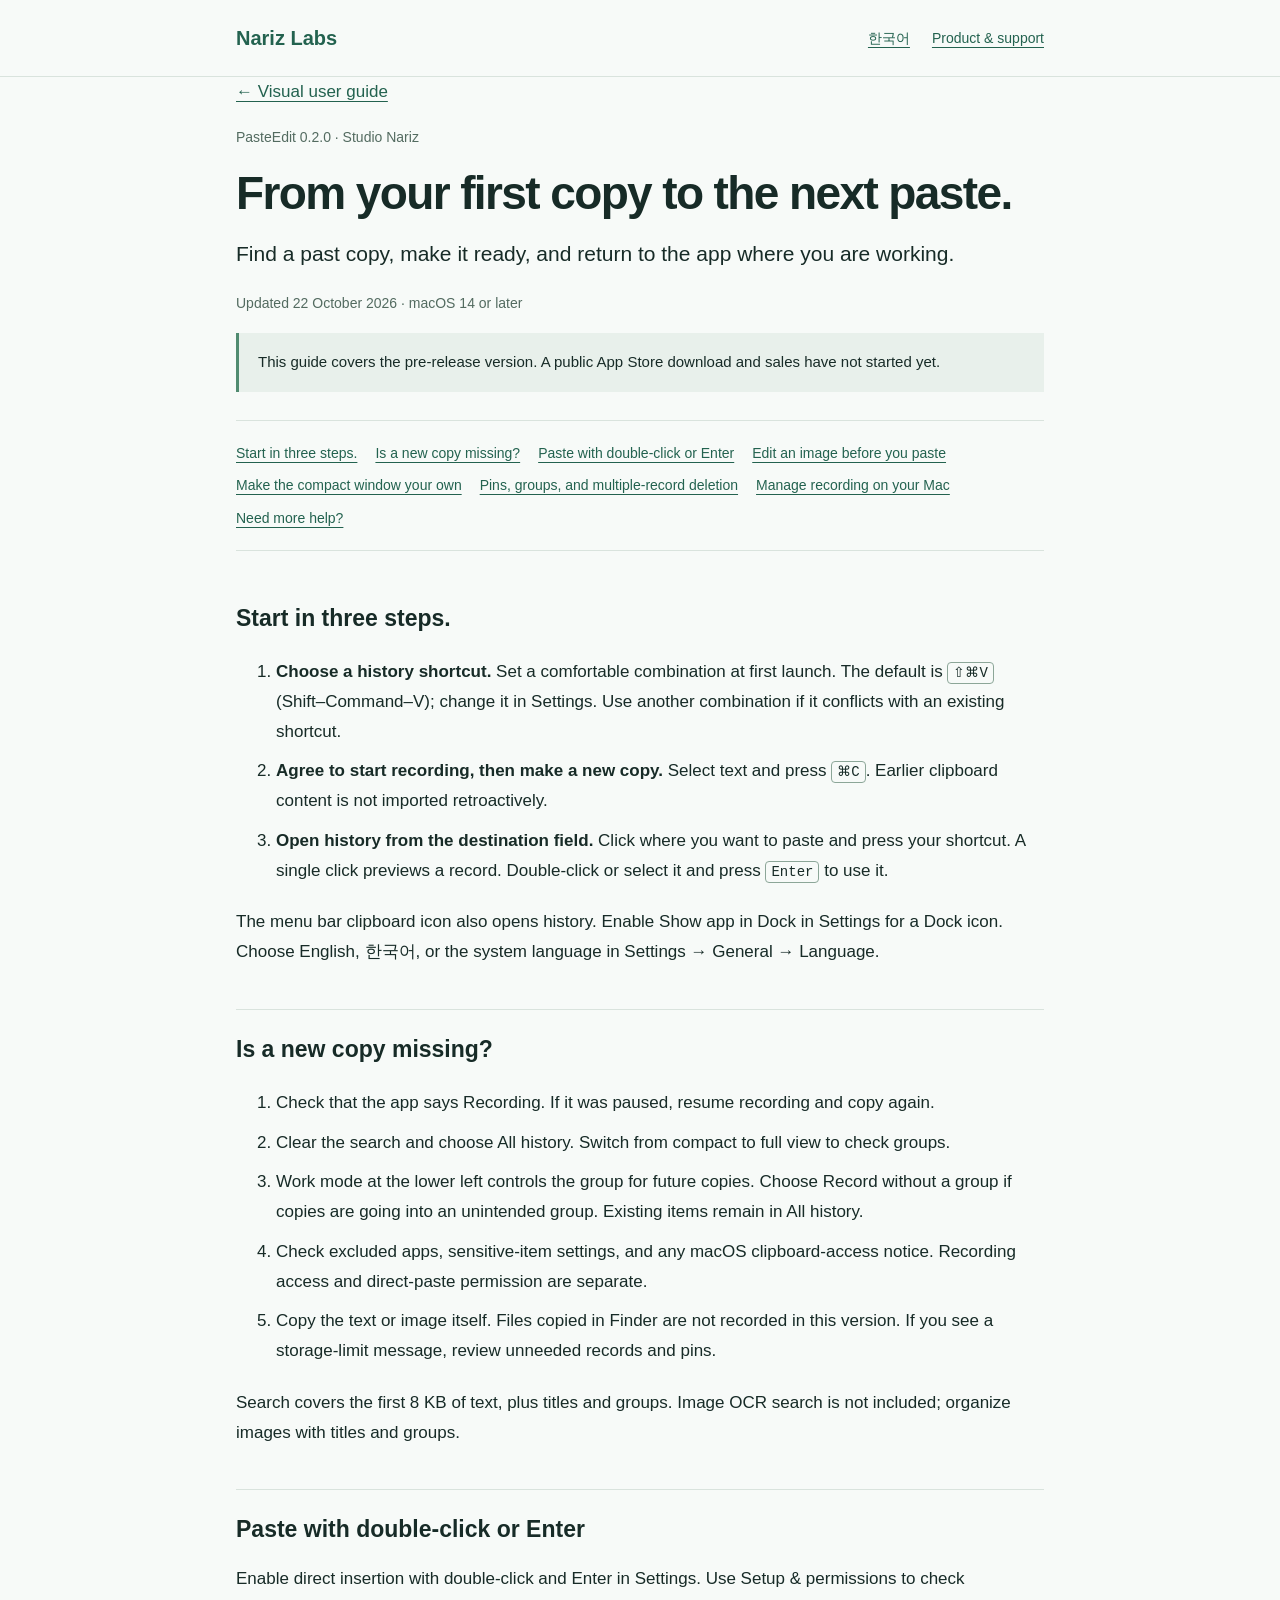
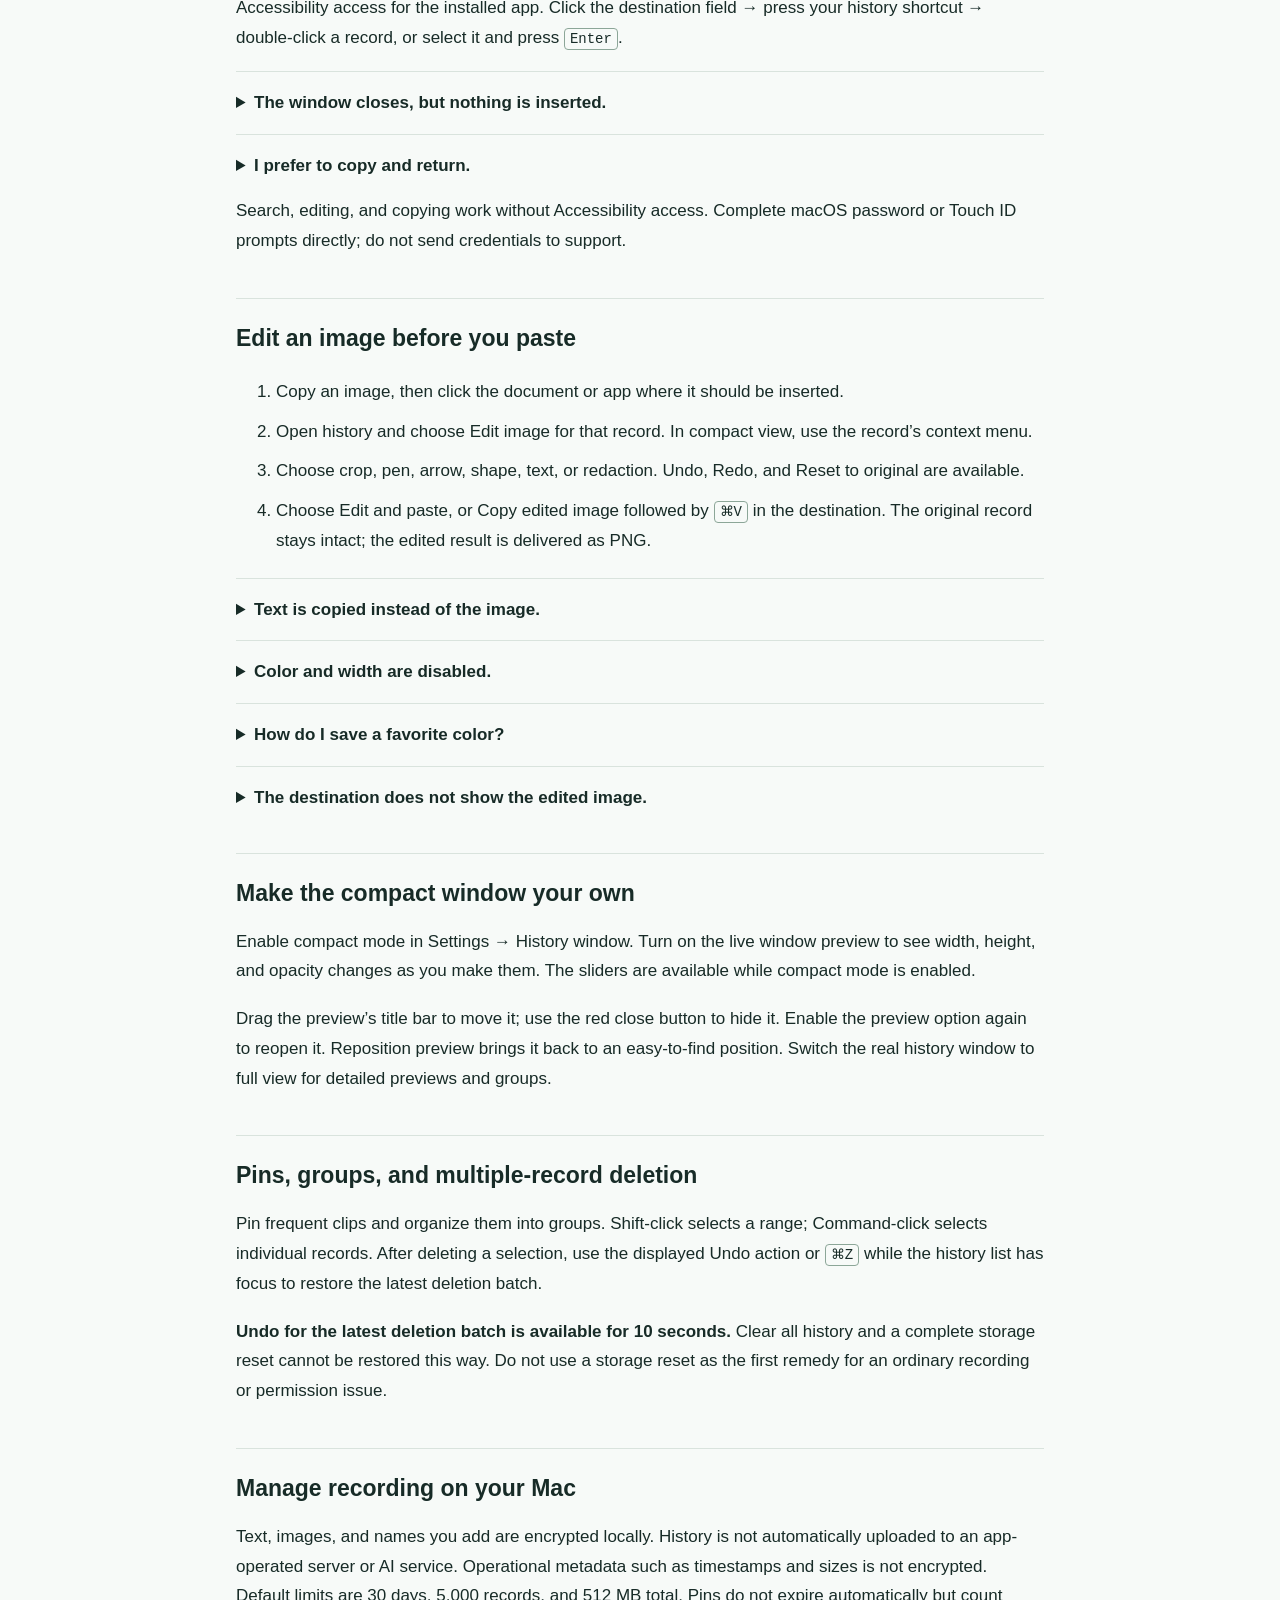
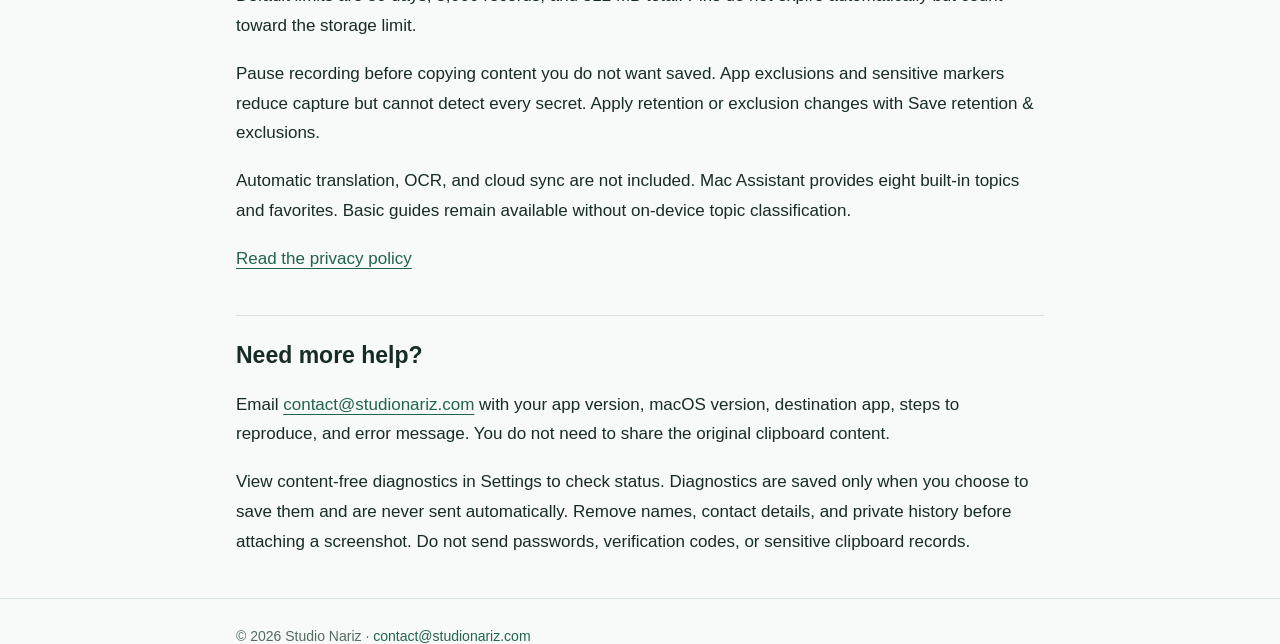
<file: pasteedit/help-details-en.html>
<!doctype html><html lang="en"><head><meta charset="utf-8"><meta name="viewport" content="width=device-width,initial-scale=1"><meta name="robots" content="noindex,nofollow"><title>PasteEdit · User guide</title><meta name="description" content="Find a past copy, make it ready, and return to the app where you are working."><link rel="stylesheet" href="help.css"></head><body><header><nav class="wrap" aria-label="Page navigation"><a href="../">Nariz Labs</a><a href="help-details-ko.html" lang="ko">한국어</a><a href="../pasteedit.html#support">Product & support</a></nav></header><main class="wrap"><p><a href="help-en.html">← Visual user guide</a></p><p class="meta">PasteEdit 0.2.0 · Studio Nariz</p><h1>From your first copy to the next paste.</h1><p class="lead">Find a past copy, make it ready, and return to the app where you are working.</p><p class="meta">Updated 22 October 2026 · macOS 14 or later</p><p class="notice">This guide covers the pre-release version. A public App Store download and sales have not started yet.</p><div class="toc" aria-label="Contents"><a href="#start">Start in three steps.</a><a href="#missing">Is a new copy missing?</a><a href="#paste">Paste with double-click or Enter</a><a href="#image">Edit an image before you paste</a><a href="#window">Make the compact window your own</a><a href="#organize">Pins, groups, and multiple-record deletion</a><a href="#privacy">Manage recording on your Mac</a><a href="#support">Need more help?</a></div><section id="start"><h2>Start in three steps.</h2><ol><li><strong>Choose a history shortcut.</strong> Set a comfortable combination at first launch. The default is <kbd>⇧⌘V</kbd> (Shift–Command–V); change it in Settings. Use another combination if it conflicts with an existing shortcut.</li><li><strong>Agree to start recording, then make a new copy.</strong> Select text and press <kbd>⌘C</kbd>. Earlier clipboard content is not imported retroactively.</li><li><strong>Open history from the destination field.</strong> Click where you want to paste and press your shortcut. A single click previews a record. Double-click or select it and press <kbd>Enter</kbd> to use it.</li></ol><p>The menu bar clipboard icon also opens history. Enable Show app in Dock in Settings for a Dock icon. Choose English, 한국어, or the system language in Settings → General → Language.</p></section>
<section id="missing"><h2>Is a new copy missing?</h2><ol><li>Check that the app says Recording. If it was paused, resume recording and copy again.</li><li>Clear the search and choose All history. Switch from compact to full view to check groups.</li><li>Work mode at the lower left controls the group for future copies. Choose Record without a group if copies are going into an unintended group. Existing items remain in All history.</li><li>Check excluded apps, sensitive-item settings, and any macOS clipboard-access notice. Recording access and direct-paste permission are separate.</li><li>Copy the text or image itself. Files copied in Finder are not recorded in this version. If you see a storage-limit message, review unneeded records and pins.</li></ol><p>Search covers the first 8 KB of text, plus titles and groups. Image OCR search is not included; organize images with titles and groups.</p></section>
<section id="paste"><h2>Paste with double-click or Enter</h2><p>Enable direct insertion with double-click and Enter in Settings. Use Setup & permissions to check Accessibility access for the installed app. Click the destination field → press your history shortcut → double-click a record, or select it and press <kbd>Enter</kbd>.</p><details><summary>The window closes, but nothing is inserted.</summary><p>Click the destination field and reopen history. Switching apps or making a new copy after opening history cancels an in-progress delivery. Check the direct-paste option and Refresh permission status; make sure the field is editable. You can also copy the selected record and press <kbd>⌘V</kbd> in the destination.</p></details><details><summary>I prefer to copy and return.</summary><p>Turn direct insertion off. Copy in a record’s context menu always copies without inserting. Press <kbd>⌘V</kbd> in the app that should receive the content.</p></details><p>Search, editing, and copying work without Accessibility access. Complete macOS password or Touch ID prompts directly; do not send credentials to support.</p></section>
<section id="image"><h2>Edit an image before you paste</h2><ol><li>Copy an image, then click the document or app where it should be inserted.</li><li>Open history and choose Edit image for that record. In compact view, use the record’s context menu.</li><li>Choose crop, pen, arrow, shape, text, or redaction. Undo, Redo, and Reset to original are available.</li><li>Choose Edit and paste, or Copy edited image followed by <kbd>⌘V</kbd> in the destination. The original record stays intact; the edited result is delivered as PNG.</li></ol><details><summary>Text is copied instead of the image.</summary><p>Preview may have selected recognized text. Choose Tools → Rectangular Selection, select the image area, and copy it. Copying image pixels is different from copying the file in Finder.</p></details><details><summary>Color and width are disabled.</summary><p>Select a tool that uses them, such as pen, arrow, shape, or text. Crop boundaries use a fixed visible width. Redaction fills the selected area with opaque black.</p></details><details><summary>How do I save a favorite color?</summary><p>Use the color picker or apply a six-digit <kbd>#RRGGBB</kbd> code, then choose Save color with the star. Click a saved swatch to reuse it. Save up to 24 colors; the last selected color is remembered. New colors and widths apply to new marks, leaving existing marks unchanged.</p></details><details><summary>The destination does not show the edited image.</summary><p>The destination must support pasted PNG images. Plain-text fields cannot display them. For a simple check, use a rich-text TextEdit document. Move the editor by its title bar; another app can appear in front when you switch to it.</p></details></section>
<section id="window"><h2>Make the compact window your own</h2><p>Enable compact mode in Settings → History window. Turn on the live window preview to see width, height, and opacity changes as you make them. The sliders are available while compact mode is enabled.</p><p>Drag the preview’s title bar to move it; use the red close button to hide it. Enable the preview option again to reopen it. Reposition preview brings it back to an easy-to-find position. Switch the real history window to full view for detailed previews and groups.</p></section>
<section id="organize"><h2>Pins, groups, and multiple-record deletion</h2><p>Pin frequent clips and organize them into groups. Shift-click selects a range; Command-click selects individual records. After deleting a selection, use the displayed Undo action or <kbd>⌘Z</kbd> while the history list has focus to restore the latest deletion batch.</p><p><strong>Undo for the latest deletion batch is available for 10 seconds.</strong> Clear all history and a complete storage reset cannot be restored this way. Do not use a storage reset as the first remedy for an ordinary recording or permission issue.</p></section>
<section id="privacy"><h2>Manage recording on your Mac</h2><p>Text, images, and names you add are encrypted locally. History is not automatically uploaded to an app-operated server or AI service. Operational metadata such as timestamps and sizes is not encrypted. Default limits are 30 days, 5,000 records, and 512 MB total. Pins do not expire automatically but count toward the storage limit.</p><p>Pause recording before copying content you do not want saved. App exclusions and sensitive markers reduce capture but cannot detect every secret. Apply retention or exclusion changes with Save retention & exclusions.</p><p>Automatic translation, OCR, and cloud sync are not included. Mac Assistant provides eight built-in topics and favorites. Basic guides remain available without on-device topic classification.</p><p><a href="privacy-en.html">Read the privacy policy</a></p></section>
<section id="support"><h2>Need more help?</h2><p>Email <a href="mailto:contact@studionariz.com?subject=PasteEdit%20support">contact@studionariz.com</a> with your app version, macOS version, destination app, steps to reproduce, and error message. You do not need to share the original clipboard content.</p><p>View content-free diagnostics in Settings to check status. Diagnostics are saved only when you choose to save them and are never sent automatically. Remove names, contact details, and private history before attaching a screenshot. Do not send passwords, verification codes, or sensitive clipboard records.</p></section></main><footer><div class="wrap">© 2026 Studio Nariz · <a href="mailto:contact@studionariz.com">contact@studionariz.com</a></div></footer></body></html>
</file>
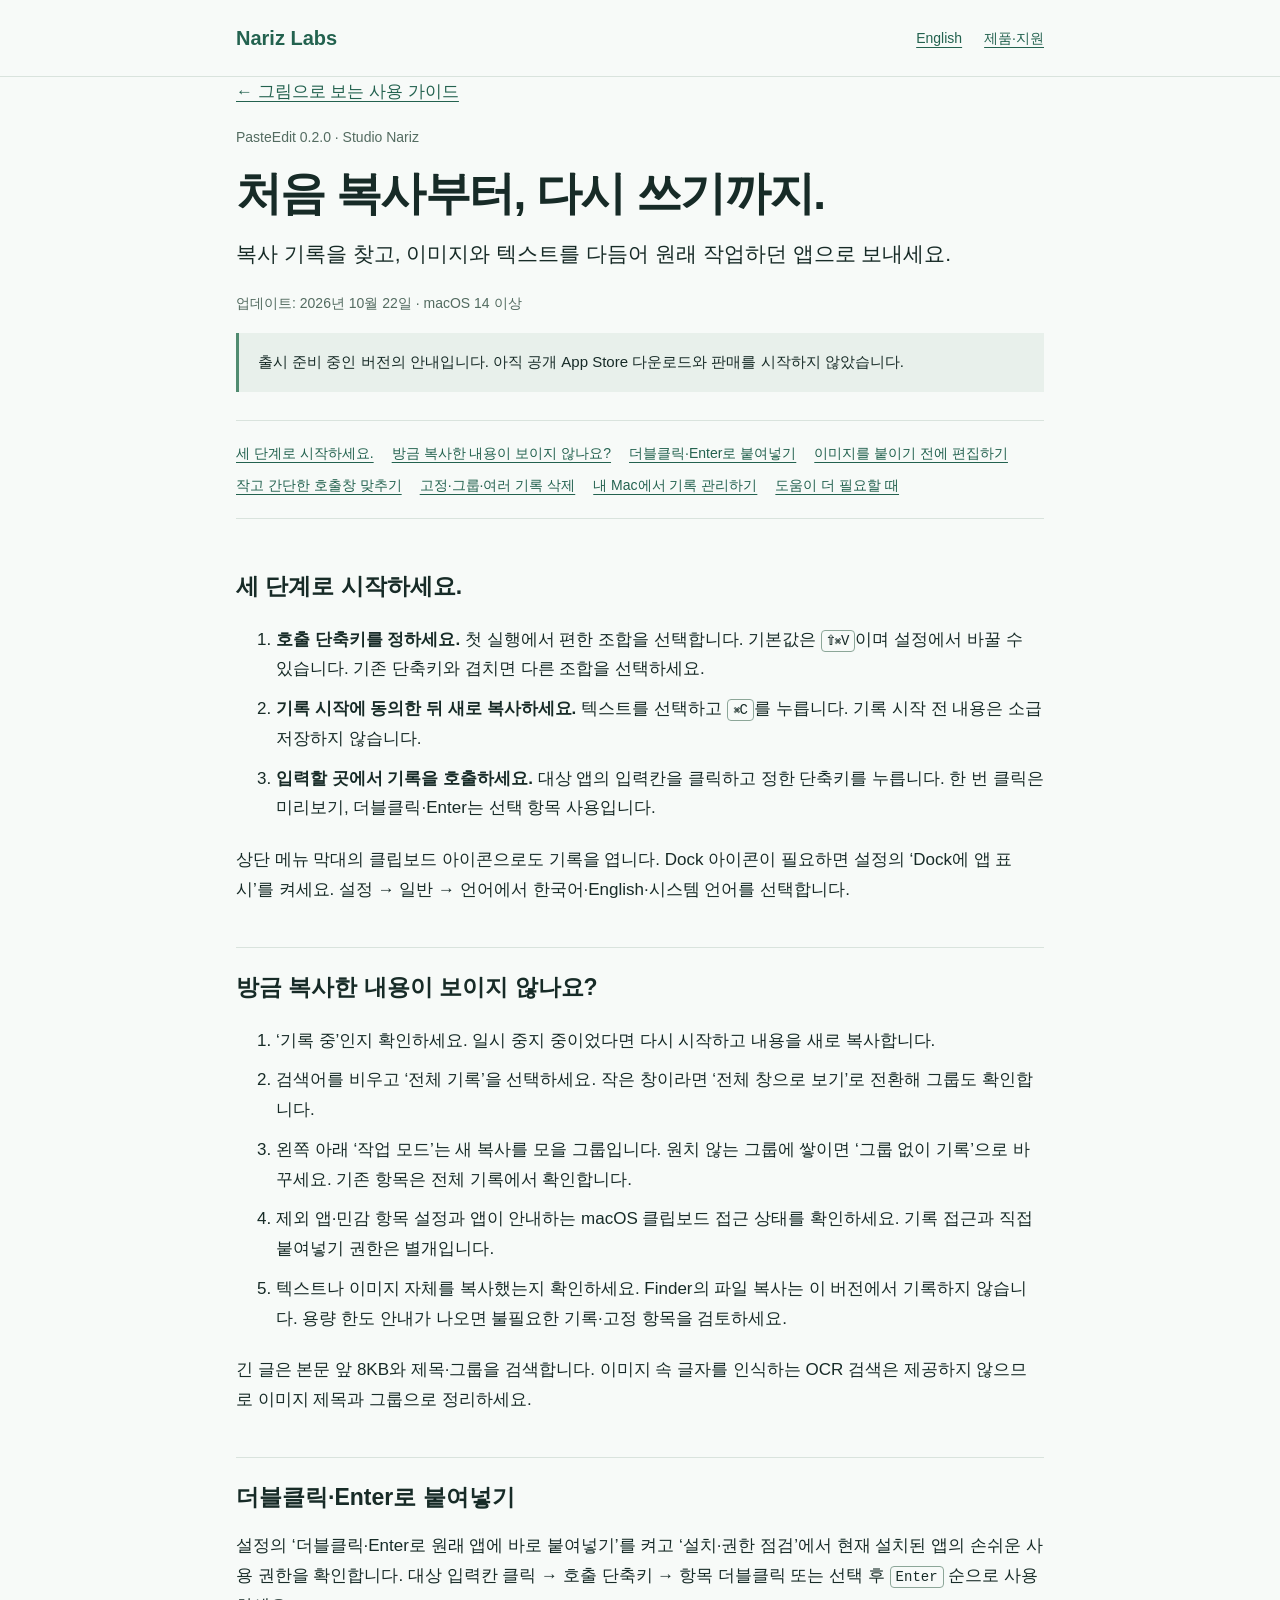
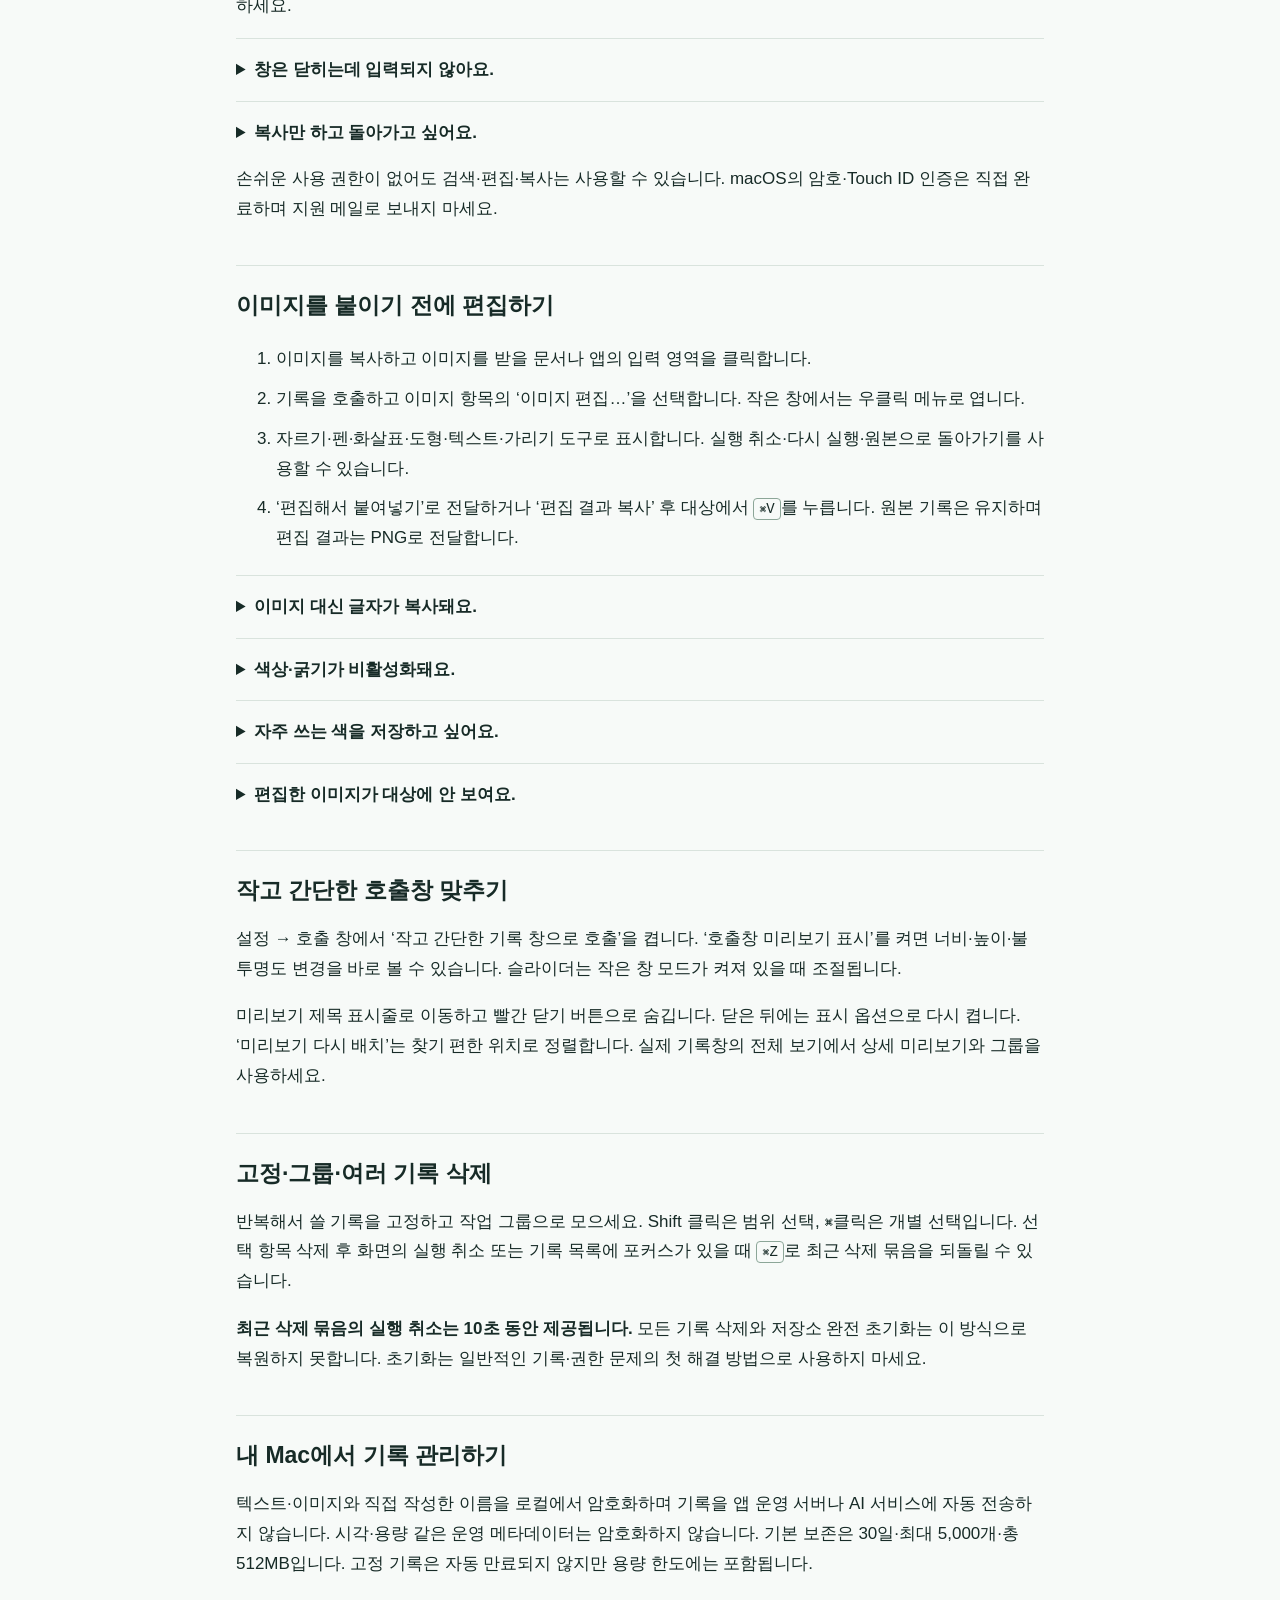
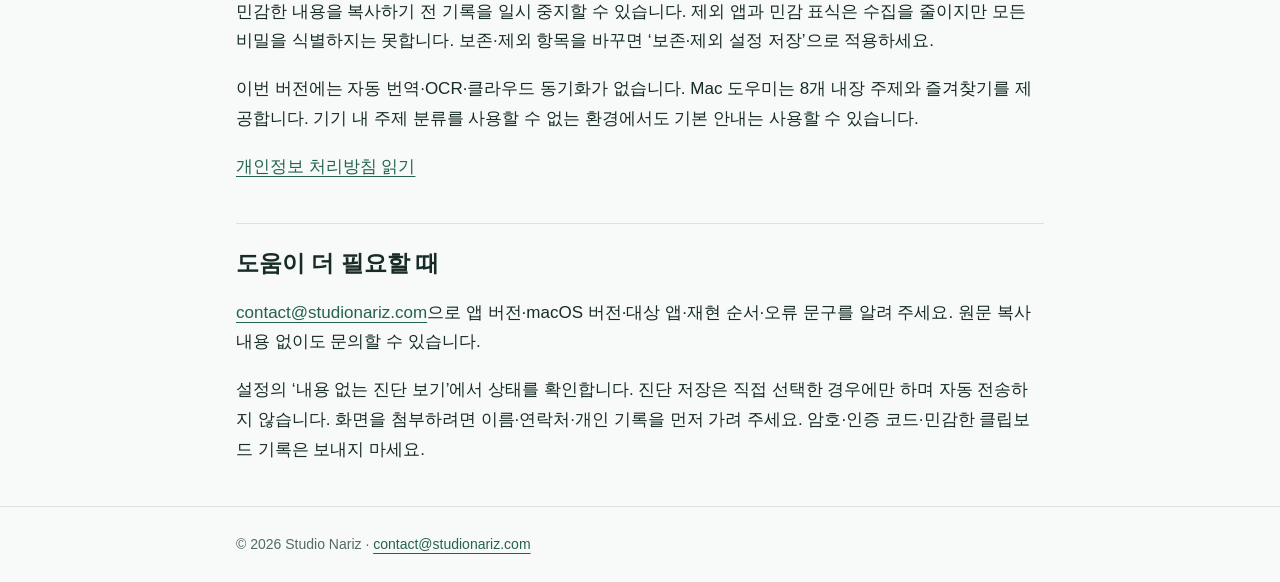
<file: pasteedit/help-details-ko.html>
<!doctype html><html lang="ko"><head><meta charset="utf-8"><meta name="viewport" content="width=device-width,initial-scale=1"><meta name="robots" content="noindex,nofollow"><title>PasteEdit · 사용 가이드</title><meta name="description" content="복사 기록을 찾고, 이미지와 텍스트를 다듬어 원래 작업하던 앱으로 보내세요."><link rel="stylesheet" href="help.css"></head><body><header><nav class="wrap" aria-label="페이지 이동"><a href="../">Nariz Labs</a><a href="help-details-en.html" lang="en">English</a><a href="../pasteedit.html#support">제품·지원</a></nav></header><main class="wrap"><p><a href="help-ko.html">← 그림으로 보는 사용 가이드</a></p><p class="meta">PasteEdit 0.2.0 · Studio Nariz</p><h1>처음 복사부터, 다시 쓰기까지.</h1><p class="lead">복사 기록을 찾고, 이미지와 텍스트를 다듬어 원래 작업하던 앱으로 보내세요.</p><p class="meta">업데이트: 2026년 10월 22일 · macOS 14 이상</p><p class="notice">출시 준비 중인 버전의 안내입니다. 아직 공개 App Store 다운로드와 판매를 시작하지 않았습니다.</p><div class="toc" aria-label="목차"><a href="#start">세 단계로 시작하세요.</a><a href="#missing">방금 복사한 내용이 보이지 않나요?</a><a href="#paste">더블클릭·Enter로 붙여넣기</a><a href="#image">이미지를 붙이기 전에 편집하기</a><a href="#window">작고 간단한 호출창 맞추기</a><a href="#organize">고정·그룹·여러 기록 삭제</a><a href="#privacy">내 Mac에서 기록 관리하기</a><a href="#support">도움이 더 필요할 때</a></div><section id="start"><h2>세 단계로 시작하세요.</h2><ol><li><strong>호출 단축키를 정하세요.</strong> 첫 실행에서 편한 조합을 선택합니다. 기본값은 <kbd>⇧⌘V</kbd>이며 설정에서 바꿀 수 있습니다. 기존 단축키와 겹치면 다른 조합을 선택하세요.</li><li><strong>기록 시작에 동의한 뒤 새로 복사하세요.</strong> 텍스트를 선택하고 <kbd>⌘C</kbd>를 누릅니다. 기록 시작 전 내용은 소급 저장하지 않습니다.</li><li><strong>입력할 곳에서 기록을 호출하세요.</strong> 대상 앱의 입력칸을 클릭하고 정한 단축키를 누릅니다. 한 번 클릭은 미리보기, 더블클릭·Enter는 선택 항목 사용입니다.</li></ol><p>상단 메뉴 막대의 클립보드 아이콘으로도 기록을 엽니다. Dock 아이콘이 필요하면 설정의 ‘Dock에 앱 표시’를 켜세요. 설정 → 일반 → 언어에서 한국어·English·시스템 언어를 선택합니다.</p></section>
<section id="missing"><h2>방금 복사한 내용이 보이지 않나요?</h2><ol><li>‘기록 중’인지 확인하세요. 일시 중지 중이었다면 다시 시작하고 내용을 새로 복사합니다.</li><li>검색어를 비우고 ‘전체 기록’을 선택하세요. 작은 창이라면 ‘전체 창으로 보기’로 전환해 그룹도 확인합니다.</li><li>왼쪽 아래 ‘작업 모드’는 새 복사를 모을 그룹입니다. 원치 않는 그룹에 쌓이면 ‘그룹 없이 기록’으로 바꾸세요. 기존 항목은 전체 기록에서 확인합니다.</li><li>제외 앱·민감 항목 설정과 앱이 안내하는 macOS 클립보드 접근 상태를 확인하세요. 기록 접근과 직접 붙여넣기 권한은 별개입니다.</li><li>텍스트나 이미지 자체를 복사했는지 확인하세요. Finder의 파일 복사는 이 버전에서 기록하지 않습니다. 용량 한도 안내가 나오면 불필요한 기록·고정 항목을 검토하세요.</li></ol><p>긴 글은 본문 앞 8KB와 제목·그룹을 검색합니다. 이미지 속 글자를 인식하는 OCR 검색은 제공하지 않으므로 이미지 제목과 그룹으로 정리하세요.</p></section>
<section id="paste"><h2>더블클릭·Enter로 붙여넣기</h2><p>설정의 ‘더블클릭·Enter로 원래 앱에 바로 붙여넣기’를 켜고 ‘설치·권한 점검’에서 현재 설치된 앱의 손쉬운 사용 권한을 확인합니다. 대상 입력칸 클릭 → 호출 단축키 → 항목 더블클릭 또는 선택 후 <kbd>Enter</kbd> 순으로 사용하세요.</p><details><summary>창은 닫히는데 입력되지 않아요.</summary><p>대상 앱의 입력칸에 커서를 두고 다시 호출하세요. 호출 후 다른 앱으로 이동하거나 새로 복사하면 진행 중인 전달이 취소됩니다. 직접 붙여넣기 옵션과 ‘권한 상태 다시 확인’을 점검하고, 대상이 편집 가능한 입력칸인지 확인합니다. 선택한 기록을 복사한 뒤 대상 앱에서 <kbd>⌘V</kbd>로 넣을 수도 있습니다.</p></details><details><summary>복사만 하고 돌아가고 싶어요.</summary><p>직접 붙여넣기 옵션을 끄세요. 우클릭 메뉴의 ‘복사’는 항상 복사만 합니다. 내용을 받을 앱에서 <kbd>⌘V</kbd>를 누르세요.</p></details><p>손쉬운 사용 권한이 없어도 검색·편집·복사는 사용할 수 있습니다. macOS의 암호·Touch ID 인증은 직접 완료하며 지원 메일로 보내지 마세요.</p></section>
<section id="image"><h2>이미지를 붙이기 전에 편집하기</h2><ol><li>이미지를 복사하고 이미지를 받을 문서나 앱의 입력 영역을 클릭합니다.</li><li>기록을 호출하고 이미지 항목의 ‘이미지 편집…’을 선택합니다. 작은 창에서는 우클릭 메뉴로 엽니다.</li><li>자르기·펜·화살표·도형·텍스트·가리기 도구로 표시합니다. 실행 취소·다시 실행·원본으로 돌아가기를 사용할 수 있습니다.</li><li>‘편집해서 붙여넣기’로 전달하거나 ‘편집 결과 복사’ 후 대상에서 <kbd>⌘V</kbd>를 누릅니다. 원본 기록은 유지하며 편집 결과는 PNG로 전달합니다.</li></ol><details><summary>이미지 대신 글자가 복사돼요.</summary><p>미리보기에서 텍스트 인식 영역이 선택됐을 수 있습니다. 미리보기 → 도구 → 직사각형 선택으로 이미지 영역을 선택해 복사하세요. Finder의 이미지 파일 복사와 이미지 픽셀 복사는 다릅니다.</p></details><details><summary>색상·굵기가 비활성화돼요.</summary><p>펜·화살표·도형·텍스트처럼 색상과 굵기를 쓰는 도구를 선택하세요. 자르기 경계는 고정 굵기이며 가리기는 선택 영역을 검은색으로 완전히 채웁니다.</p></details><details><summary>자주 쓰는 색을 저장하고 싶어요.</summary><p>색상 선택창이나 6자리 <kbd>#RRGGBB</kbd> 코드를 사용해 적용한 뒤 별표 ‘색상 저장’을 누릅니다. 저장한 견본을 눌러 재사용하며 최대 24색을 저장합니다. 마지막 선택 색도 기억합니다. 바꾼 색·굵기는 새 표시에 적용하고 기존 표시는 바꾸지 않습니다.</p></details><details><summary>편집한 이미지가 대상에 안 보여요.</summary><p>대상이 PNG 붙여넣기를 지원해야 합니다. 일반 텍스트 입력칸에는 이미지를 표시하지 못합니다. 확인할 때는 텍스트 편집기의 서식 있는 문서를 사용하세요. 편집창은 제목 표시줄로 이동하며 다른 앱을 선택하면 그 앱 뒤로 갈 수 있습니다.</p></details></section>
<section id="window"><h2>작고 간단한 호출창 맞추기</h2><p>설정 → 호출 창에서 ‘작고 간단한 기록 창으로 호출’을 켭니다. ‘호출창 미리보기 표시’를 켜면 너비·높이·불투명도 변경을 바로 볼 수 있습니다. 슬라이더는 작은 창 모드가 켜져 있을 때 조절됩니다.</p><p>미리보기 제목 표시줄로 이동하고 빨간 닫기 버튼으로 숨깁니다. 닫은 뒤에는 표시 옵션으로 다시 켭니다. ‘미리보기 다시 배치’는 찾기 편한 위치로 정렬합니다. 실제 기록창의 전체 보기에서 상세 미리보기와 그룹을 사용하세요.</p></section>
<section id="organize"><h2>고정·그룹·여러 기록 삭제</h2><p>반복해서 쓸 기록을 고정하고 작업 그룹으로 모으세요. Shift 클릭은 범위 선택, ⌘클릭은 개별 선택입니다. 선택 항목 삭제 후 화면의 실행 취소 또는 기록 목록에 포커스가 있을 때 <kbd>⌘Z</kbd>로 최근 삭제 묶음을 되돌릴 수 있습니다.</p><p><strong>최근 삭제 묶음의 실행 취소는 10초 동안 제공됩니다.</strong> 모든 기록 삭제와 저장소 완전 초기화는 이 방식으로 복원하지 못합니다. 초기화는 일반적인 기록·권한 문제의 첫 해결 방법으로 사용하지 마세요.</p></section>
<section id="privacy"><h2>내 Mac에서 기록 관리하기</h2><p>텍스트·이미지와 직접 작성한 이름을 로컬에서 암호화하며 기록을 앱 운영 서버나 AI 서비스에 자동 전송하지 않습니다. 시각·용량 같은 운영 메타데이터는 암호화하지 않습니다. 기본 보존은 30일·최대 5,000개·총 512MB입니다. 고정 기록은 자동 만료되지 않지만 용량 한도에는 포함됩니다.</p><p>민감한 내용을 복사하기 전 기록을 일시 중지할 수 있습니다. 제외 앱과 민감 표식은 수집을 줄이지만 모든 비밀을 식별하지는 못합니다. 보존·제외 항목을 바꾸면 ‘보존·제외 설정 저장’으로 적용하세요.</p><p>이번 버전에는 자동 번역·OCR·클라우드 동기화가 없습니다. Mac 도우미는 8개 내장 주제와 즐겨찾기를 제공합니다. 기기 내 주제 분류를 사용할 수 없는 환경에서도 기본 안내는 사용할 수 있습니다.</p><p><a href="privacy-ko.html">개인정보 처리방침 읽기</a></p></section>
<section id="support"><h2>도움이 더 필요할 때</h2><p><a href="mailto:contact@studionariz.com?subject=PasteEdit%20support">contact@studionariz.com</a>으로 앱 버전·macOS 버전·대상 앱·재현 순서·오류 문구를 알려 주세요. 원문 복사 내용 없이도 문의할 수 있습니다.</p><p>설정의 ‘내용 없는 진단 보기’에서 상태를 확인합니다. 진단 저장은 직접 선택한 경우에만 하며 자동 전송하지 않습니다. 화면을 첨부하려면 이름·연락처·개인 기록을 먼저 가려 주세요. 암호·인증 코드·민감한 클립보드 기록은 보내지 마세요.</p></section></main><footer><div class="wrap">© 2026 Studio Nariz · <a href="mailto:contact@studionariz.com">contact@studionariz.com</a></div></footer></body></html>
</file>
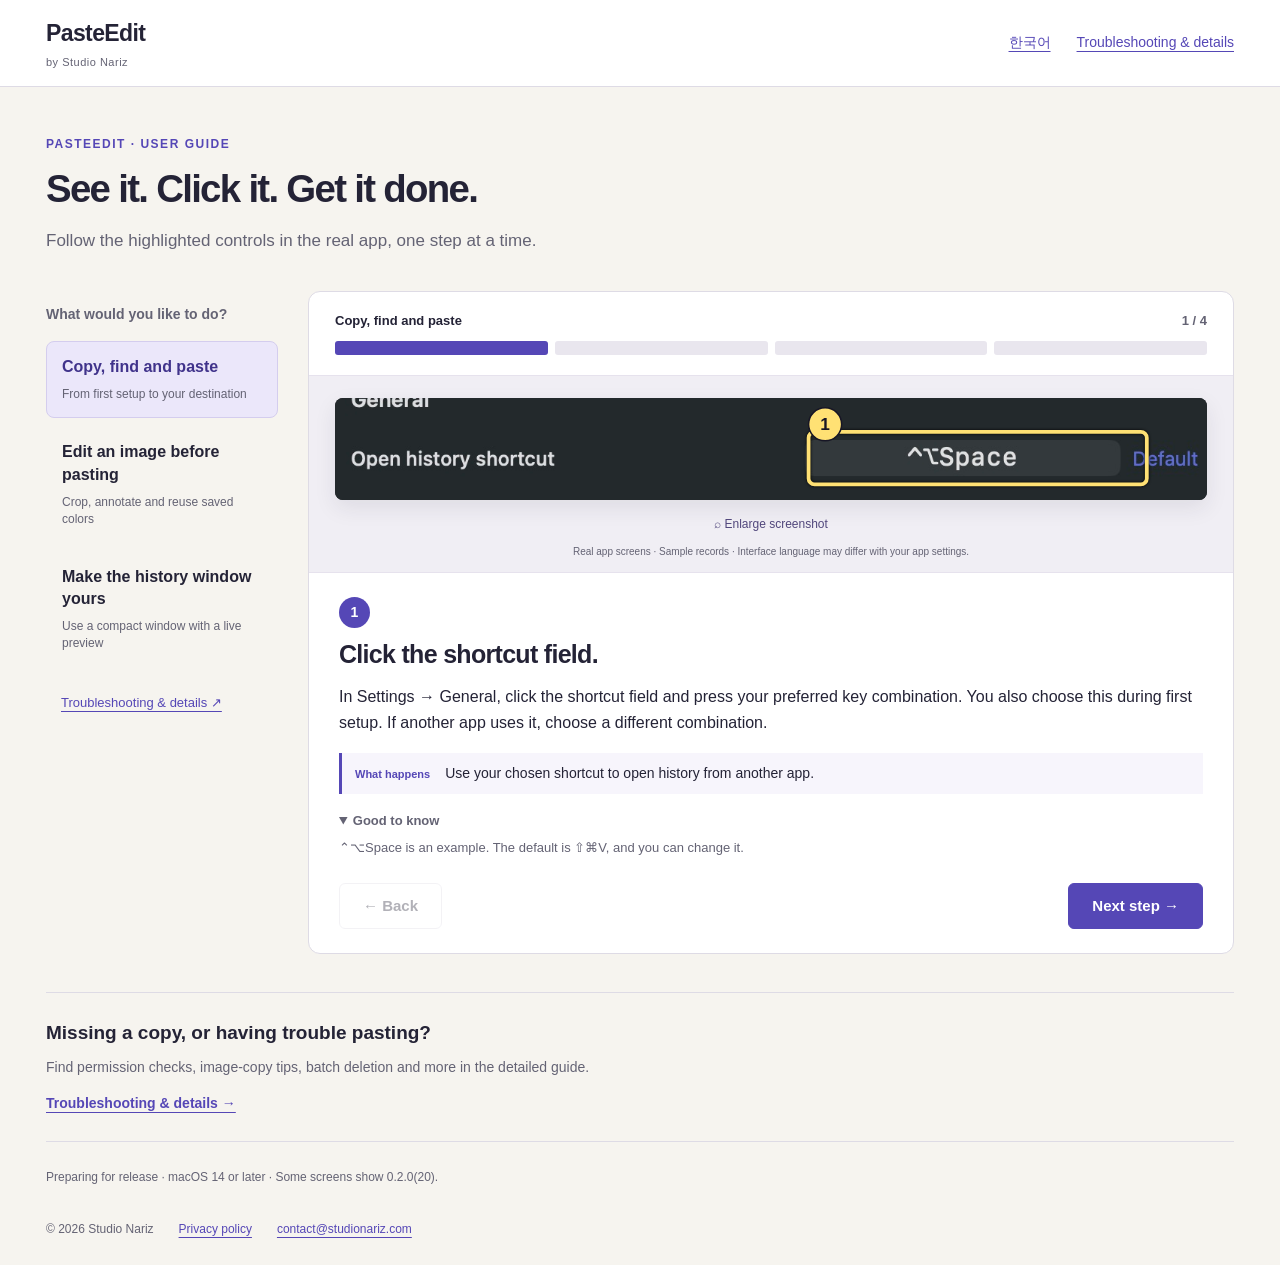
<file: pasteedit/help-en.html>
<!doctype html><html lang="en"><head><meta charset="utf-8"><meta name="viewport" content="width=device-width,initial-scale=1"><title>PasteEdit · Visual user guide</title><meta name="description" content="Follow the highlighted controls in the real app, one step at a time."><link rel="stylesheet" href="visual-guide.css?v=22"><script src="visual-guide.js?v=22" defer></script></head>
<body><header><nav class="wrap" aria-label="Navigation"><a class="brand" href="../pasteedit.html">PasteEdit<span>by Studio Nariz</span></a><div><a href="help-ko.html?v=22" lang="ko">한국어</a><a href="help-details-en.html">Troubleshooting & details</a></div></nav></header>
<main class="wrap"><div class="intro"><p class="eyebrow">PASTEEDIT · USER GUIDE</p><h1>See it. Click it. Get it done.</h1><p class="lead">Follow the highlighted controls in the real app, one step at a time.</p></div>
<div class="guide-shell"><aside aria-label="What would you like to do?"><h2>What would you like to do?</h2><div id="topics"></div><a class="detail-link" href="help-details-en.html">Troubleshooting & details ↗</a></aside>
<section class="lesson" aria-label="Step-by-step instructions"><div class="lesson-head"><p id="topic-title"></p><p id="progress" aria-live="polite"></p></div><div id="step-dots" aria-label="Choose step"></div>
<div class="lesson-content"><div class="screen-column"><button id="screen" type="button" aria-label="Enlarge screenshot"></button><button class="zoom" id="enlarge">⌕ Enlarge screenshot</button><p class="caption">Real app screens · Sample records · Interface language may differ with your app settings.</p></div><div class="instruction" id="instruction"><span class="number" id="number" aria-hidden="true"></span><h2 id="step-title" tabindex="-1"></h2><p id="step-body"></p><div class="result"><span>What happens</span><p id="step-result"></p></div><details open><summary>Good to know</summary><p id="step-note"></p></details></div></div>
<div class="controls"><button id="previous">← Back</button><button id="next" class="primary">Next step →</button></div></section></div>
<section class="help"><h2>Missing a copy, or having trouble pasting?</h2><p>Find permission checks, image-copy tips, batch deletion and more in the detailed guide.</p><a href="help-details-en.html">Troubleshooting & details →</a></section><p class="release">Preparing for release · macOS 14 or later · Some screens show 0.2.0(20).</p></main>
<footer class="wrap"><p>© 2026 Studio Nariz</p><a href="privacy-en.html">Privacy policy</a><a href="mailto:contact@studionariz.com">contact@studionariz.com</a></footer>
<dialog id="lightbox"><form method="dialog"><button autofocus>Close ×</button></form><div id="large-screen"></div><p id="large-caption"></p></dialog>
<script id="guide-data" type="application/json">{"version": 1, "topics": [{"id": "start", "title": {"ko": "복사하고 다시 붙여넣기", "en": "Copy, find and paste"}, "subtitle": {"ko": "처음 설정부터 원하는 곳에 넣기까지", "en": "From first setup to your destination"}, "steps": [{"id": "shortcut", "title": {"ko": "단축키 칸을 누르세요.", "en": "Click the shortcut field."}, "body": {"ko": "설정 → 일반에서 단축키 칸을 누른 뒤 원하는 키 조합을 누르세요. 처음 시작할 때도 이 단축키를 정합니다. 이미 사용 중인 조합이면 다른 조합을 선택하세요.", "en": "In Settings → General, click the shortcut field and press your preferred key combination. You also choose this during first setup. If another app uses it, choose a different combination."}, "result": {"ko": "이제 이 조합으로 어디서든 기록을 열 수 있어요.", "en": "Use your chosen shortcut to open history from another app."}, "note": {"ko": "화면의 ⌃⌥Space는 예시입니다. 기본값은 ⇧⌘V이며 직접 바꿀 수 있습니다.", "en": "⌃⌥Space is an example. The default is ⇧⌘V, and you can change it."}, "action": "settings", "image": "settings", "crop": [35, 280, 1160, 135], "target": [665, 325, 450, 70]}, {"id": "permission", "title": {"ko": "바로 붙여넣기 옵션을 켜세요.", "en": "Turn on direct paste."}, "body": {"ko": "설정의 ‘더블클릭·Enter로 원래 앱에 바로 붙여넣기’를 켭니다. ‘설치·권한 점검’에서 현재 설치한 앱의 손쉬운 사용 권한을 확인하세요.", "en": "In Settings, enable ‘Paste into the original app with double-click or Enter’. Open ‘Setup & permissions’ to check Accessibility access for your installed app."}, "result": {"ko": "‘붙여넣기 권한 확인됨’이 보이면 준비됐어요.", "en": "Look for ‘Paste permission confirmed’."}, "note": {"ko": "기록을 시작하려면 별도의 기록 동의와 macOS 클립보드 읽기 허용도 필요합니다. 암호·Touch ID는 직접 인증하세요.", "en": "Recording also needs your recording consent and macOS clipboard access. Complete password or Touch ID prompts yourself."}, "action": "permissions", "image": "paste-settings", "crop": [35, 420, 1160, 385], "target": [45, 579, 510, 54], "targetEn": [45, 607, 710, 54], "badge": [588, 606], "badgeEn": [788, 634]}, {"id": "find", "title": {"ko": "새로 복사한 뒤 기록을 여세요.", "en": "Copy something, then open history."}, "body": {"ko": "기록 시작에 동의한 뒤 다른 앱에서 텍스트를 선택하고 ⌘C를 누르세요. 정한 단축키로 기록을 열고, 위 검색칸에 찾을 단어를 입력합니다.", "en": "After agreeing to start recording, select text in another app and press ⌘C. Open history with your shortcut, then type a word in the search field."}, "result": {"ko": "검색에 맞는 복사 기록이 목록에 보여요.", "en": "Matching copies appear in the list."}, "note": {"ko": "안 보이면 검색을 비우고 ‘전체 기록’을 선택하세요. 기록 시작 전 내용은 소급 저장하지 않습니다.", "en": "If an item is missing, clear search and select All history. Copies from before recording started are not added retroactively."}, "action": "history", "image": "history", "crop": [105, 115, 1240, 365], "target": [113, 140, 1220, 65]}, {"id": "paste", "title": {"ko": "항목을 더블클릭하세요.", "en": "Double-click the item."}, "body": {"ko": "먼저 내용을 넣을 앱의 입력칸을 클릭하세요. 그곳에서 단축키로 기록을 호출한 뒤 원하는 항목을 더블클릭합니다. 항목을 한 번 선택하고 Enter를 눌러도 됩니다.", "en": "First click the destination field in your other app. Open history from there and double-click the item you want. You can also select it once and press Enter."}, "result": {"ko": "기록창이 닫히고 원래 입력칸에 내용이 들어갑니다.", "en": "History closes and the content goes into the original field."}, "note": {"ko": "한 번 클릭은 미리보기입니다. 호출한 뒤 다른 앱으로 이동하지 마세요. 복사만 했다면 대상에서 ⌘V로 넣을 수 있어요.", "en": "A single click previews. Stay with the same destination after opening history. If you only copied the item, press ⌘V in the destination."}, "action": "history", "image": "history", "crop": [330, 250, 1010, 260], "target": [347, 326, 982, 120]}]}, {"id": "image", "title": {"ko": "이미지를 고쳐서 붙여넣기", "en": "Edit an image before pasting"}, "subtitle": {"ko": "자르기, 표시, 저장한 색 꺼내 쓰기", "en": "Crop, annotate and reuse saved colors"}, "steps": [{"id": "open-editor", "title": {"ko": "‘이미지 편집…’을 누르세요.", "en": "Click ‘Edit image…’."}, "body": {"ko": "이미지 자체를 복사한 뒤, 이미지를 받을 문서를 클릭하고 기록을 호출하세요. 이미지 항목을 선택한 뒤 오른쪽 ‘이미지 편집…’을 누릅니다.", "en": "Copy image pixels, click the document that will receive the image, then open history. Select the image and click ‘Edit image…’ on the right."}, "result": {"ko": "별도 편집 앱 없이 PasteEdit 편집창이 열려요.", "en": "The PasteEdit editor opens without a separate editing app."}, "note": {"ko": "작은 창에서는 이미지 항목을 우클릭해 엽니다. Finder의 이미지 파일 복사는 지원하지 않습니다.", "en": "In compact mode, right-click the image item. Copying an image file in Finder is not supported."}, "action": "history", "image": "image-history", "crop": [1990, 310, 540, 520], "target": [2025, 344, 245, 62]}, {"id": "crop", "title": {"ko": "‘자르기’를 누르고 영역을 드래그하세요.", "en": "Choose Crop, then drag an area."}, "body": {"ko": "위쪽 도구에서 ‘자르기’를 선택하세요. 이미지 위에서 남길 부분을 드래그하면 선택 영역이 표시됩니다.", "en": "Choose Crop in the toolbar. Drag over the part of the image you want to keep to set the crop area."}, "result": {"ko": "테두리 안의 부분이 편집 결과에 남아요.", "en": "The area inside the border is kept in the edited result."}, "note": {"ko": "흑백 테두리는 밝고 어두운 이미지에서 모두 보입니다. ‘원본으로’는 현재 편집을 초기화합니다.", "en": "The black-and-white border stays visible on light and dark images. Reset edits clears the current edits."}, "action": "history", "image": "editor-crop", "crop": [480, 185, 1000, 115], "target": [600, 195, 122, 60], "cropEn": [270, 185, 1320, 115], "targetEn": [442, 195, 167, 60]}, {"id": "colors", "title": {"ko": "색을 고르고 별표로 저장하세요.", "en": "Choose a color and save it with the star."}, "body": {"ko": "펜이나 도형을 선택하고 ‘색상 창…’에서 색을 고르세요. #RRGGBB 코드를 입력하고 ‘적용’을 눌러도 됩니다. 별표 ‘색상 저장’으로 즐겨찾기에 넣으세요.", "en": "Choose Pen or a shape, then pick a color with ‘Color palette…’. Or enter a #RRGGBB code and click Apply. Click the star, ‘Save color’, to keep a favorite."}, "result": {"ko": "저장한 색 견본을 한 번 누르면 다시 쓸 수 있어요.", "en": "Click a saved swatch to use that color again."}, "note": {"ko": "최대 24색을 기억합니다. 새 색과 굵기는 앞으로 그릴 표시에 적용됩니다. 자르기·가리기에서는 색·굵기 조절을 쓰지 않습니다.", "en": "Save up to 24 colors. Color and width apply to new marks. Crop and Redact do not use these controls."}, "action": "history", "image": "editor", "crop": [95, 270, 1060, 245], "target": [198, 270, 950, 65]}, {"id": "send-image", "title": {"ko": "편집 결과를 복사하세요.", "en": "Copy your edited image."}, "body": {"ko": "오른쪽 아래 ‘편집 결과 복사’를 누른 뒤, 이미지를 받을 문서에서 ⌘V를 누르세요. 바로 붙여넣기를 켜 두었다면 옆의 ‘편집해서 붙여넣기’로 한번에 보낼 수 있어요.", "en": "Click Copy edited image at the bottom right, then press ⌘V in the receiving document. With direct paste enabled, use the adjacent Paste edited image button to send it in one step."}, "result": {"ko": "편집한 PNG만 전달되고 원본 기록은 유지됩니다.", "en": "The edited PNG is sent while the original stays in history."}, "note": {"ko": "대상이 이미지 붙여넣기를 지원해야 합니다. 일반 텍스트 입력칸에는 이미지가 들어가지 않아요. 사진은 예시이며 개인 기록이 아닙니다.", "en": "The destination must support image pasting. Plain-text fields cannot accept images. The photo is sample content, not personal history."}, "action": "history", "image": "editor", "crop": [1400, 1150, 440, 330], "target": [1630, 1400, 210, 70], "targetEn": [1560, 1400, 280, 70]}]}, {"id": "window", "title": {"ko": "호출창을 내 작업에 맞추기", "en": "Make the history window yours"}, "subtitle": {"ko": "작은 창, 크기와 투명도를 눈으로 맞추기", "en": "Use a compact window with a live preview"}, "steps": [{"id": "compact", "title": {"ko": "‘작고 간단한 기록 창’을 켜세요.", "en": "Enable the compact history window."}, "body": {"ko": "설정의 ‘호출 창’에서 ‘작고 간단한 기록 창으로 호출’을 켜세요. ‘호출창 미리보기 표시’도 켭니다.", "en": "In Settings → History window, turn on ‘Open a compact history window’. Also turn on ‘Show live window preview’."}, "result": {"ko": "목록과 검색만 있는 작은 창을 호출하게 됩니다.", "en": "Your shortcut now opens a smaller window with search and history."}, "note": {"ko": "큰 창으로 돌아가려면 기록창의 ‘전체 창으로 보기’를 누르세요.", "en": "Use Open full window in history to return to the larger layout."}, "action": "settings", "image": "settings", "crop": [35, 785, 1160, 575], "target": [48, 834, 1100, 60]}, {"id": "preview", "title": {"ko": "미리보기를 보며 조절하세요.", "en": "Drag the sliders while watching the preview."}, "body": {"ko": "너비·높이·불투명도 슬라이더를 움직이세요. 옆의 미리보기 창이 즉시 바뀝니다. 제목 표시줄을 끌면 미리보기를 옮길 수 있어요.", "en": "Move the Width, Height and Opacity sliders. The separate preview updates immediately. Drag its title bar to move it."}, "result": {"ko": "실제 보이는 크기와 투명도를 확인하며 맞출 수 있어요.", "en": "Adjust the window while seeing its size and opacity."}, "note": {"ko": "빨간 닫기로 미리보기를 숨기고 표시 옵션으로 다시 켭니다. 안 보이면 ‘미리보기 다시 배치’를 누르세요. 작은 창을 켜야 슬라이더가 활성화됩니다.", "en": "Close the preview with its red button and enable it again with the checkbox. If it is out of view, use Reposition preview. Sliders require compact mode."}, "action": "settings", "image": "settings", "crop": [35, 930, 1160, 435], "target": [48, 1060, 1135, 180]}]}], "images": {"settings": {"ko": "settings-ko.jpg", "en": "settings-en.jpg"}, "paste-settings": {"ko": "paste-settings-ko.jpg", "en": "paste-settings-en.jpg"}, "history": {"ko": "history-ko.jpg", "en": "history-ko.jpg"}, "image-history": {"ko": "image-history-ko.jpg", "en": "image-history-en.jpg"}, "editor": {"ko": "editor-ko.jpg", "en": "editor-en.jpg"}, "editor-crop": {"ko": "editor-crop-ko.jpg", "en": "editor-crop-en.jpg"}}}</script><script id="guide-labels" type="application/json">{"eyebrow": "PASTEEDIT · USER GUIDE", "title": "See it. Click it. Get it done.", "intro": "Follow the highlighted controls in the real app, one step at a time.", "topics": "What would you like to do?", "prev": "Back", "next": "Next step", "finish": "Start this guide again", "zoom": "Enlarge screenshot", "close": "Close", "result": "What happens", "note": "Good to know", "detail": "Troubleshooting & details", "privacy": "Privacy policy", "sample": "Real app screens · Sample records · Interface language may differ with your app settings.", "prerelease": "Preparing for release · macOS 14 or later · Some screens show 0.2.0(20)."}</script></body></html>
</file>
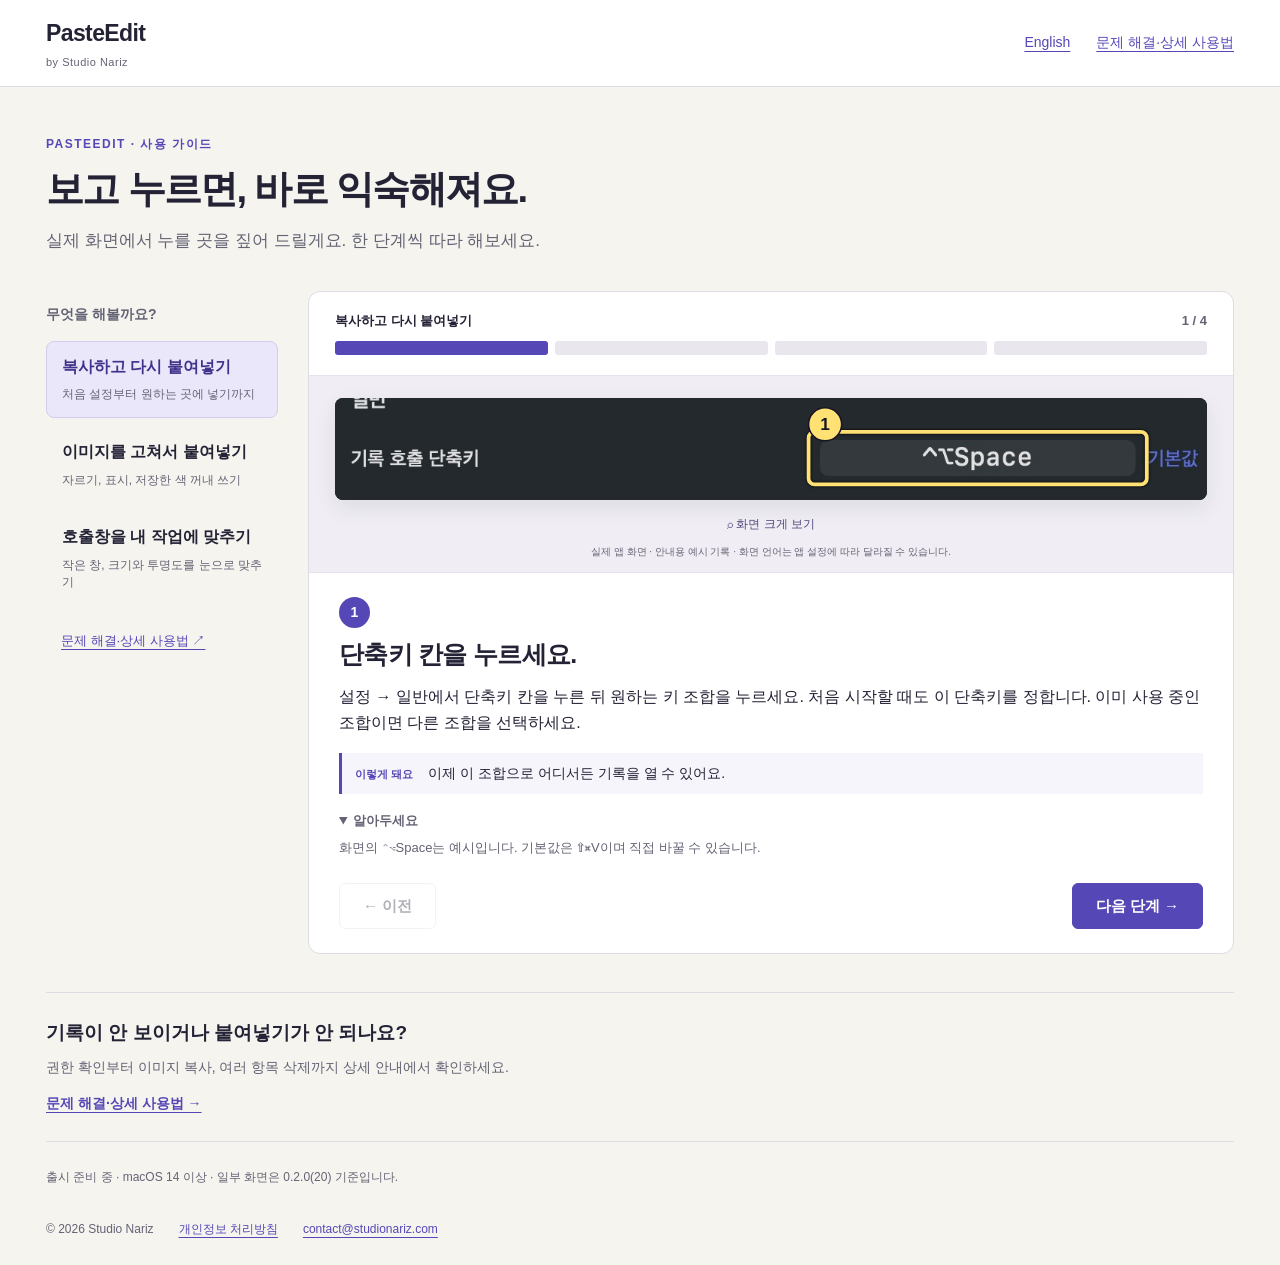
<file: pasteedit/help-ko.html>
<!doctype html><html lang="ko"><head><meta charset="utf-8"><meta name="viewport" content="width=device-width,initial-scale=1"><title>PasteEdit · 그림으로 보는 사용 가이드</title><meta name="description" content="실제 화면에서 누를 곳을 짚어 드릴게요. 한 단계씩 따라 해보세요."><link rel="stylesheet" href="visual-guide.css?v=22"><script src="visual-guide.js?v=22" defer></script></head>
<body><header><nav class="wrap" aria-label="페이지 이동"><a class="brand" href="../pasteedit.html">PasteEdit<span>by Studio Nariz</span></a><div><a href="help-en.html?v=22" lang="en">English</a><a href="help-details-ko.html">문제 해결·상세 사용법</a></div></nav></header>
<main class="wrap"><div class="intro"><p class="eyebrow">PASTEEDIT · 사용 가이드</p><h1>보고 누르면, 바로 익숙해져요.</h1><p class="lead">실제 화면에서 누를 곳을 짚어 드릴게요. 한 단계씩 따라 해보세요.</p></div>
<div class="guide-shell"><aside aria-label="무엇을 해볼까요?"><h2>무엇을 해볼까요?</h2><div id="topics"></div><a class="detail-link" href="help-details-ko.html">문제 해결·상세 사용법 ↗</a></aside>
<section class="lesson" aria-label="단계별 사용법"><div class="lesson-head"><p id="topic-title"></p><p id="progress" aria-live="polite"></p></div><div id="step-dots" aria-label="단계 선택"></div>
<div class="lesson-content"><div class="screen-column"><button id="screen" type="button" aria-label="화면 크게 보기"></button><button class="zoom" id="enlarge">⌕ 화면 크게 보기</button><p class="caption">실제 앱 화면 · 안내용 예시 기록 · 화면 언어는 앱 설정에 따라 달라질 수 있습니다.</p></div><div class="instruction" id="instruction"><span class="number" id="number" aria-hidden="true"></span><h2 id="step-title" tabindex="-1"></h2><p id="step-body"></p><div class="result"><span>이렇게 돼요</span><p id="step-result"></p></div><details open><summary>알아두세요</summary><p id="step-note"></p></details></div></div>
<div class="controls"><button id="previous">← 이전</button><button id="next" class="primary">다음 단계 →</button></div></section></div>
<section class="help"><h2>기록이 안 보이거나 붙여넣기가 안 되나요?</h2><p>권한 확인부터 이미지 복사, 여러 항목 삭제까지 상세 안내에서 확인하세요.</p><a href="help-details-ko.html">문제 해결·상세 사용법 →</a></section><p class="release">출시 준비 중 · macOS 14 이상 · 일부 화면은 0.2.0(20) 기준입니다.</p></main>
<footer class="wrap"><p>© 2026 Studio Nariz</p><a href="privacy-ko.html">개인정보 처리방침</a><a href="mailto:contact@studionariz.com">contact@studionariz.com</a></footer>
<dialog id="lightbox"><form method="dialog"><button autofocus>닫기 ×</button></form><div id="large-screen"></div><p id="large-caption"></p></dialog>
<script id="guide-data" type="application/json">{"version": 1, "topics": [{"id": "start", "title": {"ko": "복사하고 다시 붙여넣기", "en": "Copy, find and paste"}, "subtitle": {"ko": "처음 설정부터 원하는 곳에 넣기까지", "en": "From first setup to your destination"}, "steps": [{"id": "shortcut", "title": {"ko": "단축키 칸을 누르세요.", "en": "Click the shortcut field."}, "body": {"ko": "설정 → 일반에서 단축키 칸을 누른 뒤 원하는 키 조합을 누르세요. 처음 시작할 때도 이 단축키를 정합니다. 이미 사용 중인 조합이면 다른 조합을 선택하세요.", "en": "In Settings → General, click the shortcut field and press your preferred key combination. You also choose this during first setup. If another app uses it, choose a different combination."}, "result": {"ko": "이제 이 조합으로 어디서든 기록을 열 수 있어요.", "en": "Use your chosen shortcut to open history from another app."}, "note": {"ko": "화면의 ⌃⌥Space는 예시입니다. 기본값은 ⇧⌘V이며 직접 바꿀 수 있습니다.", "en": "⌃⌥Space is an example. The default is ⇧⌘V, and you can change it."}, "action": "settings", "image": "settings", "crop": [35, 280, 1160, 135], "target": [665, 325, 450, 70]}, {"id": "permission", "title": {"ko": "바로 붙여넣기 옵션을 켜세요.", "en": "Turn on direct paste."}, "body": {"ko": "설정의 ‘더블클릭·Enter로 원래 앱에 바로 붙여넣기’를 켭니다. ‘설치·권한 점검’에서 현재 설치한 앱의 손쉬운 사용 권한을 확인하세요.", "en": "In Settings, enable ‘Paste into the original app with double-click or Enter’. Open ‘Setup & permissions’ to check Accessibility access for your installed app."}, "result": {"ko": "‘붙여넣기 권한 확인됨’이 보이면 준비됐어요.", "en": "Look for ‘Paste permission confirmed’."}, "note": {"ko": "기록을 시작하려면 별도의 기록 동의와 macOS 클립보드 읽기 허용도 필요합니다. 암호·Touch ID는 직접 인증하세요.", "en": "Recording also needs your recording consent and macOS clipboard access. Complete password or Touch ID prompts yourself."}, "action": "permissions", "image": "paste-settings", "crop": [35, 420, 1160, 385], "target": [45, 579, 510, 54], "targetEn": [45, 607, 710, 54], "badge": [588, 606], "badgeEn": [788, 634]}, {"id": "find", "title": {"ko": "새로 복사한 뒤 기록을 여세요.", "en": "Copy something, then open history."}, "body": {"ko": "기록 시작에 동의한 뒤 다른 앱에서 텍스트를 선택하고 ⌘C를 누르세요. 정한 단축키로 기록을 열고, 위 검색칸에 찾을 단어를 입력합니다.", "en": "After agreeing to start recording, select text in another app and press ⌘C. Open history with your shortcut, then type a word in the search field."}, "result": {"ko": "검색에 맞는 복사 기록이 목록에 보여요.", "en": "Matching copies appear in the list."}, "note": {"ko": "안 보이면 검색을 비우고 ‘전체 기록’을 선택하세요. 기록 시작 전 내용은 소급 저장하지 않습니다.", "en": "If an item is missing, clear search and select All history. Copies from before recording started are not added retroactively."}, "action": "history", "image": "history", "crop": [105, 115, 1240, 365], "target": [113, 140, 1220, 65]}, {"id": "paste", "title": {"ko": "항목을 더블클릭하세요.", "en": "Double-click the item."}, "body": {"ko": "먼저 내용을 넣을 앱의 입력칸을 클릭하세요. 그곳에서 단축키로 기록을 호출한 뒤 원하는 항목을 더블클릭합니다. 항목을 한 번 선택하고 Enter를 눌러도 됩니다.", "en": "First click the destination field in your other app. Open history from there and double-click the item you want. You can also select it once and press Enter."}, "result": {"ko": "기록창이 닫히고 원래 입력칸에 내용이 들어갑니다.", "en": "History closes and the content goes into the original field."}, "note": {"ko": "한 번 클릭은 미리보기입니다. 호출한 뒤 다른 앱으로 이동하지 마세요. 복사만 했다면 대상에서 ⌘V로 넣을 수 있어요.", "en": "A single click previews. Stay with the same destination after opening history. If you only copied the item, press ⌘V in the destination."}, "action": "history", "image": "history", "crop": [330, 250, 1010, 260], "target": [347, 326, 982, 120]}]}, {"id": "image", "title": {"ko": "이미지를 고쳐서 붙여넣기", "en": "Edit an image before pasting"}, "subtitle": {"ko": "자르기, 표시, 저장한 색 꺼내 쓰기", "en": "Crop, annotate and reuse saved colors"}, "steps": [{"id": "open-editor", "title": {"ko": "‘이미지 편집…’을 누르세요.", "en": "Click ‘Edit image…’."}, "body": {"ko": "이미지 자체를 복사한 뒤, 이미지를 받을 문서를 클릭하고 기록을 호출하세요. 이미지 항목을 선택한 뒤 오른쪽 ‘이미지 편집…’을 누릅니다.", "en": "Copy image pixels, click the document that will receive the image, then open history. Select the image and click ‘Edit image…’ on the right."}, "result": {"ko": "별도 편집 앱 없이 PasteEdit 편집창이 열려요.", "en": "The PasteEdit editor opens without a separate editing app."}, "note": {"ko": "작은 창에서는 이미지 항목을 우클릭해 엽니다. Finder의 이미지 파일 복사는 지원하지 않습니다.", "en": "In compact mode, right-click the image item. Copying an image file in Finder is not supported."}, "action": "history", "image": "image-history", "crop": [1990, 310, 540, 520], "target": [2025, 344, 245, 62]}, {"id": "crop", "title": {"ko": "‘자르기’를 누르고 영역을 드래그하세요.", "en": "Choose Crop, then drag an area."}, "body": {"ko": "위쪽 도구에서 ‘자르기’를 선택하세요. 이미지 위에서 남길 부분을 드래그하면 선택 영역이 표시됩니다.", "en": "Choose Crop in the toolbar. Drag over the part of the image you want to keep to set the crop area."}, "result": {"ko": "테두리 안의 부분이 편집 결과에 남아요.", "en": "The area inside the border is kept in the edited result."}, "note": {"ko": "흑백 테두리는 밝고 어두운 이미지에서 모두 보입니다. ‘원본으로’는 현재 편집을 초기화합니다.", "en": "The black-and-white border stays visible on light and dark images. Reset edits clears the current edits."}, "action": "history", "image": "editor-crop", "crop": [480, 185, 1000, 115], "target": [600, 195, 122, 60], "cropEn": [270, 185, 1320, 115], "targetEn": [442, 195, 167, 60]}, {"id": "colors", "title": {"ko": "색을 고르고 별표로 저장하세요.", "en": "Choose a color and save it with the star."}, "body": {"ko": "펜이나 도형을 선택하고 ‘색상 창…’에서 색을 고르세요. #RRGGBB 코드를 입력하고 ‘적용’을 눌러도 됩니다. 별표 ‘색상 저장’으로 즐겨찾기에 넣으세요.", "en": "Choose Pen or a shape, then pick a color with ‘Color palette…’. Or enter a #RRGGBB code and click Apply. Click the star, ‘Save color’, to keep a favorite."}, "result": {"ko": "저장한 색 견본을 한 번 누르면 다시 쓸 수 있어요.", "en": "Click a saved swatch to use that color again."}, "note": {"ko": "최대 24색을 기억합니다. 새 색과 굵기는 앞으로 그릴 표시에 적용됩니다. 자르기·가리기에서는 색·굵기 조절을 쓰지 않습니다.", "en": "Save up to 24 colors. Color and width apply to new marks. Crop and Redact do not use these controls."}, "action": "history", "image": "editor", "crop": [95, 270, 1060, 245], "target": [198, 270, 950, 65]}, {"id": "send-image", "title": {"ko": "편집 결과를 복사하세요.", "en": "Copy your edited image."}, "body": {"ko": "오른쪽 아래 ‘편집 결과 복사’를 누른 뒤, 이미지를 받을 문서에서 ⌘V를 누르세요. 바로 붙여넣기를 켜 두었다면 옆의 ‘편집해서 붙여넣기’로 한번에 보낼 수 있어요.", "en": "Click Copy edited image at the bottom right, then press ⌘V in the receiving document. With direct paste enabled, use the adjacent Paste edited image button to send it in one step."}, "result": {"ko": "편집한 PNG만 전달되고 원본 기록은 유지됩니다.", "en": "The edited PNG is sent while the original stays in history."}, "note": {"ko": "대상이 이미지 붙여넣기를 지원해야 합니다. 일반 텍스트 입력칸에는 이미지가 들어가지 않아요. 사진은 예시이며 개인 기록이 아닙니다.", "en": "The destination must support image pasting. Plain-text fields cannot accept images. The photo is sample content, not personal history."}, "action": "history", "image": "editor", "crop": [1400, 1150, 440, 330], "target": [1630, 1400, 210, 70], "targetEn": [1560, 1400, 280, 70]}]}, {"id": "window", "title": {"ko": "호출창을 내 작업에 맞추기", "en": "Make the history window yours"}, "subtitle": {"ko": "작은 창, 크기와 투명도를 눈으로 맞추기", "en": "Use a compact window with a live preview"}, "steps": [{"id": "compact", "title": {"ko": "‘작고 간단한 기록 창’을 켜세요.", "en": "Enable the compact history window."}, "body": {"ko": "설정의 ‘호출 창’에서 ‘작고 간단한 기록 창으로 호출’을 켜세요. ‘호출창 미리보기 표시’도 켭니다.", "en": "In Settings → History window, turn on ‘Open a compact history window’. Also turn on ‘Show live window preview’."}, "result": {"ko": "목록과 검색만 있는 작은 창을 호출하게 됩니다.", "en": "Your shortcut now opens a smaller window with search and history."}, "note": {"ko": "큰 창으로 돌아가려면 기록창의 ‘전체 창으로 보기’를 누르세요.", "en": "Use Open full window in history to return to the larger layout."}, "action": "settings", "image": "settings", "crop": [35, 785, 1160, 575], "target": [48, 834, 1100, 60]}, {"id": "preview", "title": {"ko": "미리보기를 보며 조절하세요.", "en": "Drag the sliders while watching the preview."}, "body": {"ko": "너비·높이·불투명도 슬라이더를 움직이세요. 옆의 미리보기 창이 즉시 바뀝니다. 제목 표시줄을 끌면 미리보기를 옮길 수 있어요.", "en": "Move the Width, Height and Opacity sliders. The separate preview updates immediately. Drag its title bar to move it."}, "result": {"ko": "실제 보이는 크기와 투명도를 확인하며 맞출 수 있어요.", "en": "Adjust the window while seeing its size and opacity."}, "note": {"ko": "빨간 닫기로 미리보기를 숨기고 표시 옵션으로 다시 켭니다. 안 보이면 ‘미리보기 다시 배치’를 누르세요. 작은 창을 켜야 슬라이더가 활성화됩니다.", "en": "Close the preview with its red button and enable it again with the checkbox. If it is out of view, use Reposition preview. Sliders require compact mode."}, "action": "settings", "image": "settings", "crop": [35, 930, 1160, 435], "target": [48, 1060, 1135, 180]}]}], "images": {"settings": {"ko": "settings-ko.jpg", "en": "settings-en.jpg"}, "paste-settings": {"ko": "paste-settings-ko.jpg", "en": "paste-settings-en.jpg"}, "history": {"ko": "history-ko.jpg", "en": "history-ko.jpg"}, "image-history": {"ko": "image-history-ko.jpg", "en": "image-history-en.jpg"}, "editor": {"ko": "editor-ko.jpg", "en": "editor-en.jpg"}, "editor-crop": {"ko": "editor-crop-ko.jpg", "en": "editor-crop-en.jpg"}}}</script><script id="guide-labels" type="application/json">{"eyebrow": "PASTEEDIT · 사용 가이드", "title": "보고 누르면, 바로 익숙해져요.", "intro": "실제 화면에서 누를 곳을 짚어 드릴게요. 한 단계씩 따라 해보세요.", "topics": "무엇을 해볼까요?", "prev": "이전", "next": "다음 단계", "finish": "처음부터 다시 보기", "zoom": "화면 크게 보기", "close": "닫기", "result": "이렇게 돼요", "note": "알아두세요", "detail": "문제 해결·상세 사용법", "privacy": "개인정보 처리방침", "sample": "실제 앱 화면 · 안내용 예시 기록 · 화면 언어는 앱 설정에 따라 달라질 수 있습니다.", "prerelease": "출시 준비 중 · macOS 14 이상 · 일부 화면은 0.2.0(20) 기준입니다."}</script></body></html>
</file>
<file: pasteedit/help.css>
*{box-sizing:border-box}html{color-scheme:light dark}body{margin:0;background:#f7faf8;color:#172b27;font:17px/1.75 -apple-system,BlinkMacSystemFont,"Segoe UI",sans-serif}header{border-bottom:1px solid #d9e3dd}.wrap{max-width:860px;margin:auto;padding:0 26px}nav{display:flex;gap:22px;align-items:center;flex-wrap:wrap;min-height:76px;font-size:14px}nav a:first-child{font-size:20px;font-weight:700;margin-right:auto;text-decoration:none}a{color:#23624f;text-underline-offset:4px;overflow-wrap:anywhere}a:focus-visible{outline:3px solid #529b7c;outline-offset:5px}main{padding:40px 0 56px}h1{font-size:clamp(32px,5vw,46px);line-height:1.15;letter-spacing:-.035em;margin:0 0 16px}h2{font-size:23px;line-height:1.35;margin:36px 0 12px}p{margin:0 0 18px}.meta{font-size:14px;color:#536b60}.notice{padding:16px 19px;border-left:3px solid #508b70;background:#e8f0eb;font-size:15px}.summary{font-size:20px;line-height:1.6}.toc{display:flex;flex-wrap:wrap;gap:8px 18px;border-block:1px solid #d9e3dd;padding:20px 0;margin:28px 0;font-size:14px}li{padding:4px 0}footer{border-top:1px solid #d9e3dd;font-size:14px;color:#536b60;padding:25px 0}section{scroll-margin-top:20px}@media(prefers-color-scheme:dark){body{background:#0d1415;color:#edf2ee}header,footer,.toc{border-color:#2a3933}a{color:#a1d5c4}.meta,footer{color:#b1c1b8}.notice{background:#182a23}}@media(max-width:480px){.wrap{padding:0 20px}nav{gap:12px;min-height:82px}nav a:first-child{flex-basis:100%;margin-top:14px}nav a:not(:first-child){margin-bottom:12px}main{padding-top:30px}}
kbd{font:14px/1.2 ui-monospace,SFMono-Regular,Menlo,monospace;border:1px solid #8ca698;border-radius:4px;padding:2px 5px;white-space:nowrap}details{border-top:1px solid #d9e3dd;padding:16px 0}summary{cursor:pointer;font-weight:650}summary:focus-visible{outline:3px solid #529b7c;outline-offset:5px}details p{margin:12px 0 0;font-size:16px}section{padding:24px 0;border-bottom:1px solid #d9e3dd}section h2{margin:0 0 18px}.lead{font-size:21px}li{padding:5px 0}section:last-child{border:0}@media(prefers-color-scheme:dark){details,section{border-color:#2a3933}}
</file>
<file: pasteedit/visual-guide.css>
:root{color-scheme:light;--ink:#242336;--muted:#646374;--paper:#f6f4ef;--purple:#5547b6;--line:#dedbe5;--soft:#ebe7fa}*{box-sizing:border-box}body{margin:0;font:17px/1.65 -apple-system,BlinkMacSystemFont,"Segoe UI",sans-serif;color:var(--ink);background:var(--paper)}button,a,summary{-webkit-tap-highlight-color:transparent}button{font:inherit;cursor:pointer;color:inherit}a{color:var(--purple);text-underline-offset:4px}button:focus-visible,a:focus-visible,summary:focus-visible{outline:3px solid #1b74d0;outline-offset:5px}.wrap{max-width:1260px;margin:0 auto;padding:0 36px}header{border-bottom:1px solid var(--line);background:#fff}nav{min-height:86px;display:flex;align-items:center;justify-content:space-between;gap:20px}nav .brand{font-size:23px;font-weight:750;letter-spacing:-.6px;color:var(--ink);text-decoration:none}nav .brand span{font-size:11px;color:var(--muted);display:block;font-weight:500;letter-spacing:.5px}nav>div{display:flex;gap:26px;font-size:14px}.intro{padding:48px 0 36px}.eyebrow{font-size:12px;font-weight:750;letter-spacing:1.5px;color:var(--purple);margin:0 0 10px}h1{font-size:clamp(29px,3vw,44px);letter-spacing:-1.7px;line-height:1.25;margin:0 0 14px}.lead{color:var(--muted);margin:0}.guide-shell{display:grid;grid-template-columns:232px minmax(0,1fr);gap:30px}aside{padding:12px 0}aside h2{font-size:14px;margin:0 0 15px;color:var(--muted)}#topics{display:flex;flex-direction:column;gap:8px}.topic{border:1px solid transparent;border-radius:8px;text-align:left;padding:14px 15px;background:transparent;line-height:1.4;font-size:16px;font-weight:650}.topic small{display:block;font-weight:400;font-size:12px;color:var(--muted);margin-top:8px}.topic[aria-current=true]{border-color:#d4cdee;background:var(--soft);color:#40338b}.topic:hover{background:#eeeaf4}.detail-link{display:block;margin:25px 15px;font-size:13px}.lesson{background:#fff;border:1px solid var(--line);border-radius:12px;overflow:hidden}.lesson-head{display:flex;align-items:center;justify-content:space-between;padding:18px 26px 10px;font-size:13px;font-weight:650}.lesson-head p{margin:0}#progress{color:var(--muted);white-space:nowrap}#step-dots{display:flex;gap:7px;padding:0 26px 20px}.step-dot{height:7px;border:0;flex:1;background:#e9e6ee;border-radius:3px;padding:0;min-height:14px;background-clip:content-box}.step-dot[aria-current=step]{background-color:var(--purple)}.lesson-content{display:flex;flex-direction:column}.screen-column{padding:22px 26px 12px;background:#f0eef4;border-block:1px solid #e6e2ed}#screen{display:block;padding:0;border:0;width:100%;border-radius:8px;overflow:hidden;background:#202326;box-shadow:0 8px 22px #24233616}svg{display:block;width:100%;height:auto}#screen svg{max-height:340px}.zoom{display:block;border:0;background:transparent;font-size:12px;margin:10px auto 0;color:#51477c;padding:5px 12px}.caption{font-size:10px;color:var(--muted);text-align:center;margin:4px 0 0}.instruction{padding:24px 30px 0;position:relative}.number{display:inline-grid;place-items:center;background:var(--purple);color:white;width:31px;height:31px;border-radius:50%;font-size:14px;font-weight:700;margin-bottom:10px}.instruction h2{font-size:25px;line-height:1.35;letter-spacing:-.7px;margin:0 0 12px}.instruction>p{margin:0 0 16px;font-size:16px}.result{display:flex;gap:15px;align-items:flex-start;border-left:3px solid var(--purple);padding:9px 13px;background:#f7f5fc}.result span{font-size:11px;color:var(--purple);font-weight:700;white-space:nowrap;margin-top:3px}.result p{font-size:14px;margin:0}details{margin-top:16px;font-size:13px;color:var(--muted)}summary{cursor:pointer;font-weight:650}details p{margin:6px 0 0}.controls{display:flex;justify-content:space-between;gap:16px;padding:24px 30px}.controls button{border:1px solid var(--line);border-radius:6px;background:#fff;padding:10px 23px;font-size:15px;font-weight:650}.controls .primary{background:var(--purple);border-color:var(--purple);color:white}button:disabled{opacity:.35;cursor:default}.help{margin:38px 0 26px;padding:24px 0;border-block:1px solid var(--line)}.help h2{font-size:19px;margin:0 0 7px}.help p{font-size:14px;color:var(--muted);margin:0 0 10px}.help a{font-size:14px;font-weight:650}.release{font-size:12px;color:var(--muted)}footer{display:flex;flex-wrap:wrap;gap:15px 25px;padding-top:20px!important;padding-bottom:26px!important;font-size:12px;color:var(--muted)}footer p{margin:0}dialog{width:min(1320px,96vw);max-height:94vh;padding:16px;border:1px solid var(--line);border-radius:10px;background:var(--paper);color:var(--ink)}dialog::backdrop{background:#181622bc}dialog form{text-align:right;margin-bottom:12px}dialog form button{background:#fff;border:1px solid var(--line);border-radius:5px;padding:8px 18px}dialog p{font-size:15px;margin:10px 0 0}#large-screen{overflow:hidden;border-radius:6px}#large-screen svg{max-height:72vh}svg .highlight{fill:none;stroke:#ffe174;stroke-width:5;filter:drop-shadow(0 0 2px #000)}svg .badge{fill:#ffe174;stroke:#171625;stroke-width:2}svg text{fill:#171625;font:700 23px -apple-system,sans-serif;dominant-baseline:middle;text-anchor:middle}@media(min-width:1450px){.wrap{max-width:1410px}.lesson-content{display:grid;grid-template-columns:minmax(0,1.18fr) minmax(0,1fr)}.screen-column{border-right:1px solid #e6e2ed;display:flex;flex-direction:column;justify-content:center}.instruction{padding-top:25px}.controls{padding-top:22px}}@media(max-width:820px){.wrap{padding:0 20px}.intro{padding:30px 0 25px}.guide-shell{display:block}aside{padding-top:0}aside h2{display:none}#topics{flex-direction:row;gap:6px;margin-bottom:18px}.topic{flex:1;font-size:13px;text-align:center;padding:11px 7px;border-color:var(--line);background:#fff}.topic small{display:none}.detail-link{display:none}.screen-column{padding:18px 15px 10px}.instruction{padding:21px 22px 0}.instruction h2{font-size:23px}.controls{padding:22px}.lesson-head{padding:16px 20px 10px}#step-dots{padding:0 20px 15px}nav{min-height:76px}nav>div{gap:15px;font-size:12px}nav>div a:last-child{display:none}.result{display:block}.result span{display:block;margin:0 0 5px}.help{margin-top:28px}.controls button{padding:10px 17px}.caption{font-size:9px}.lead{font-size:15px}}@media(prefers-reduced-motion:no-preference){button{transition:background .15s,color .15s}}@media(prefers-contrast:more){:root{--muted:#383443;--line:#7d768c}.caption{color:#383443}.topic[aria-current=true]{border:2px solid var(--purple)}}
</file>
